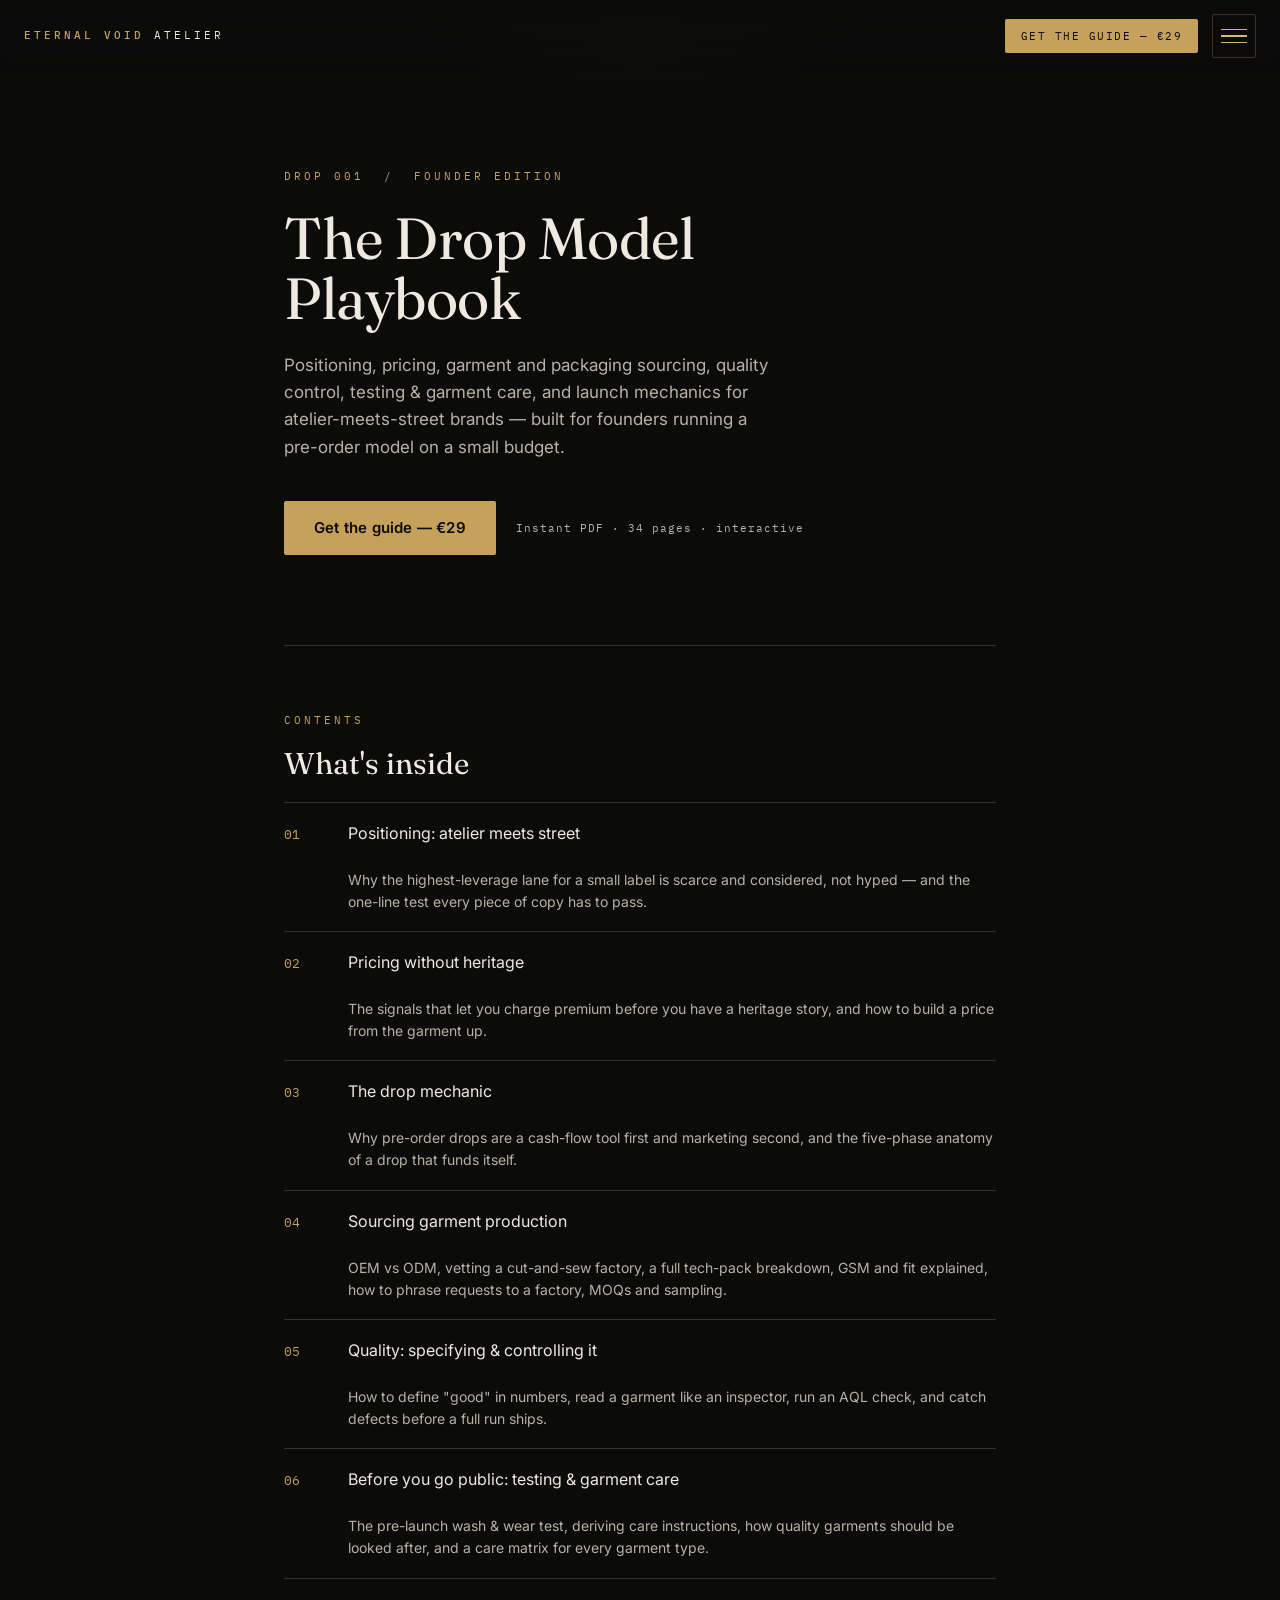
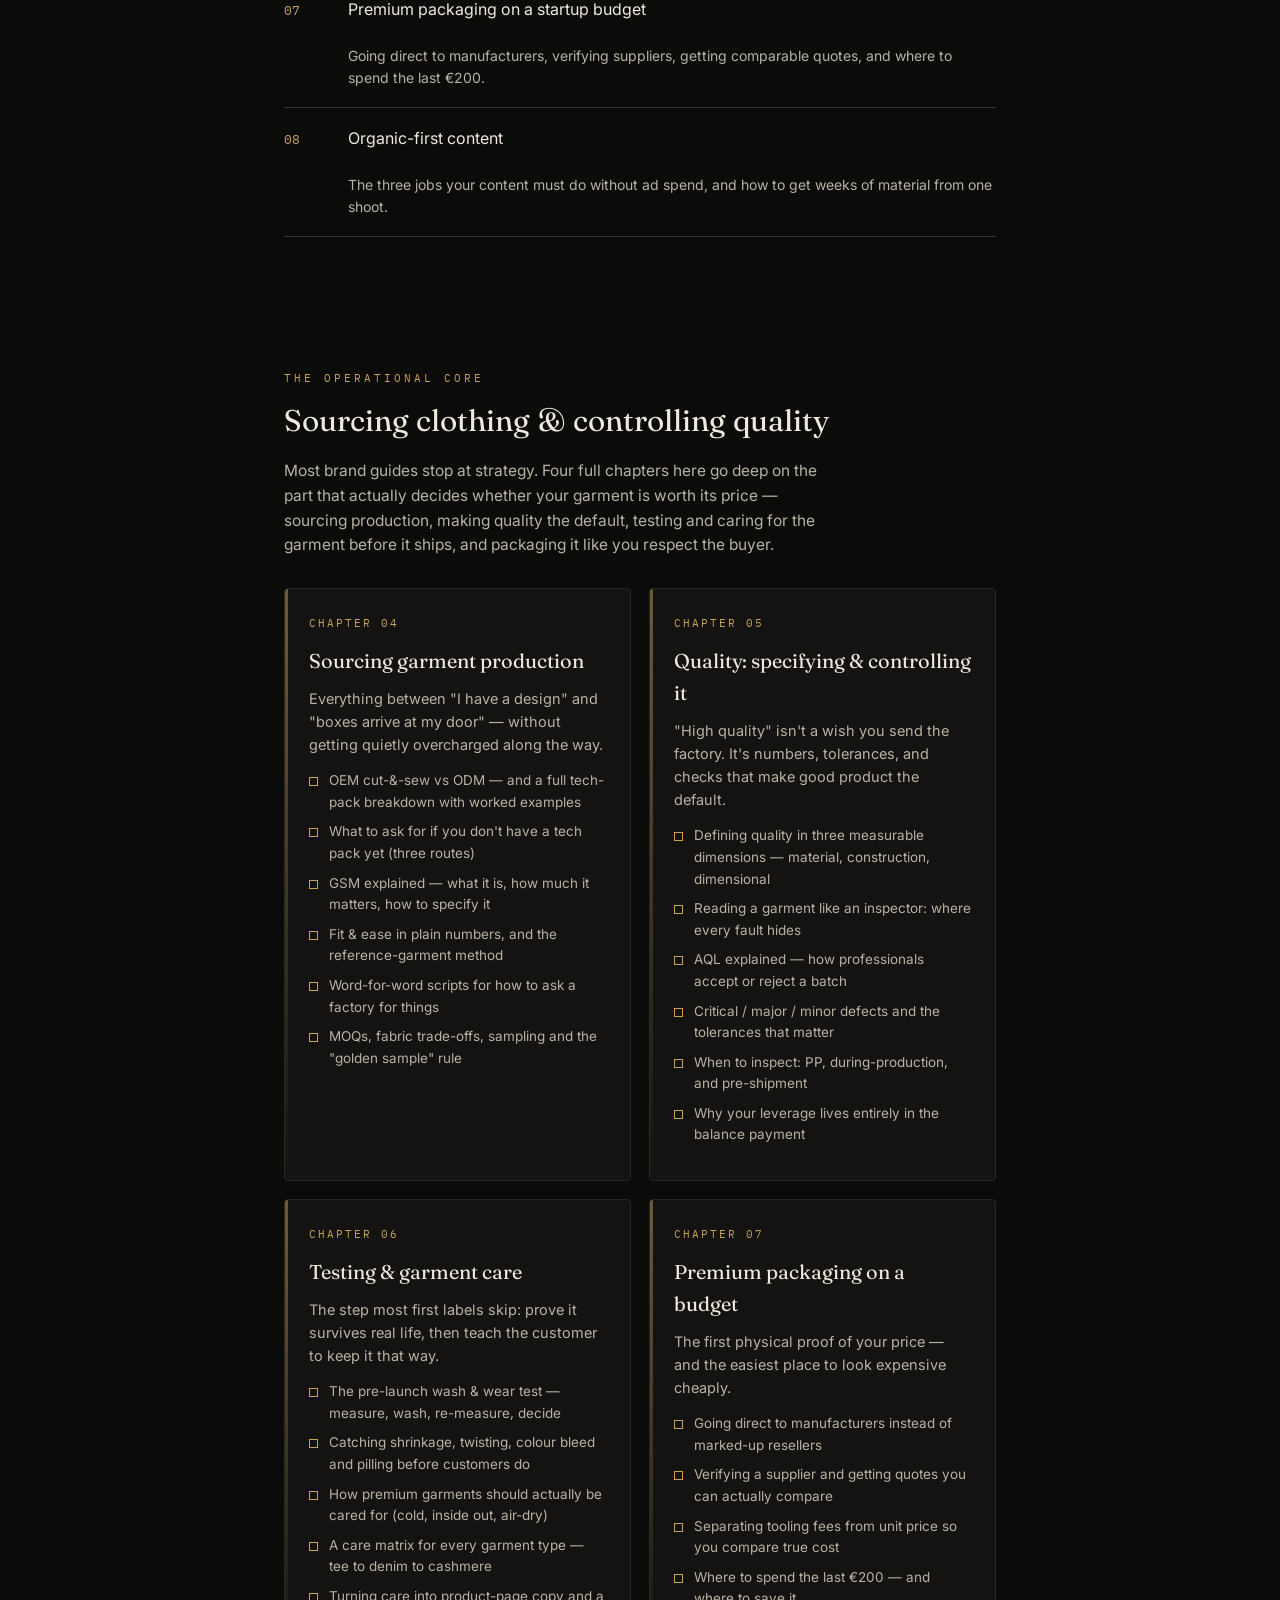
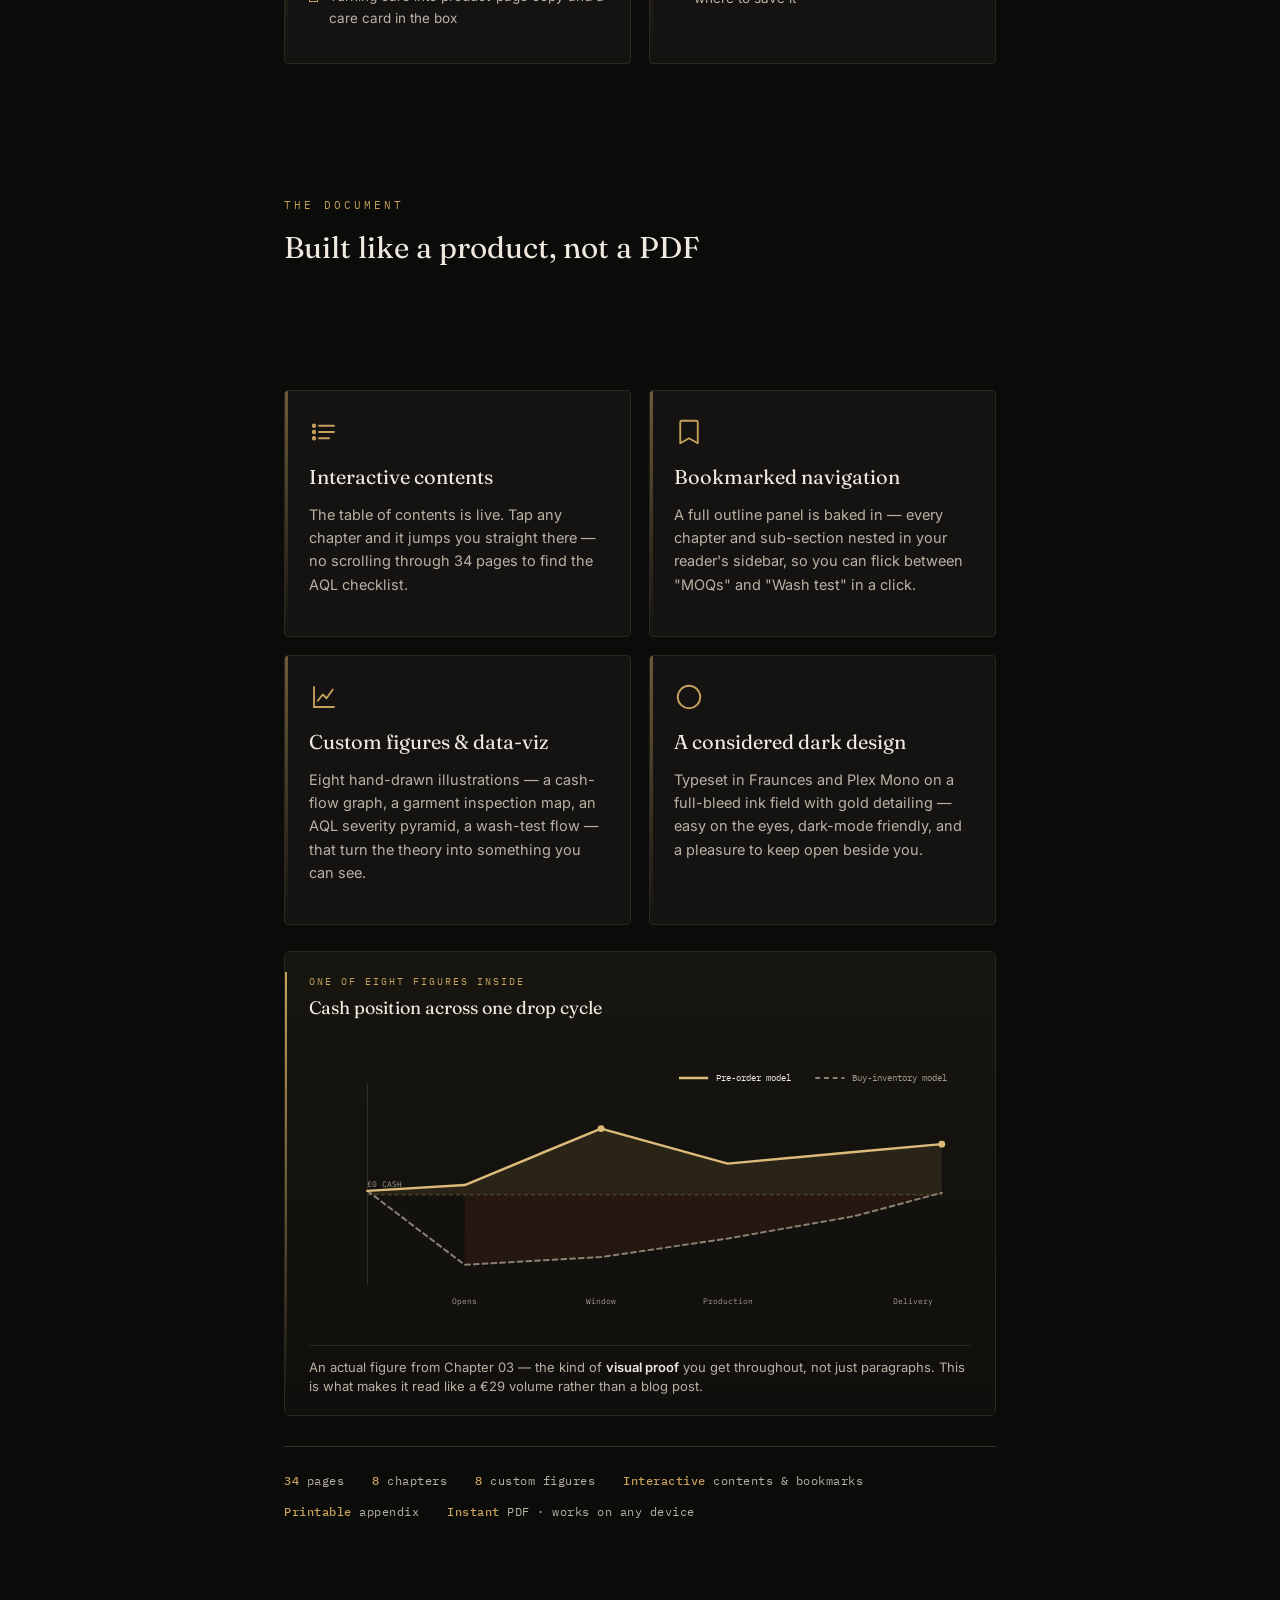
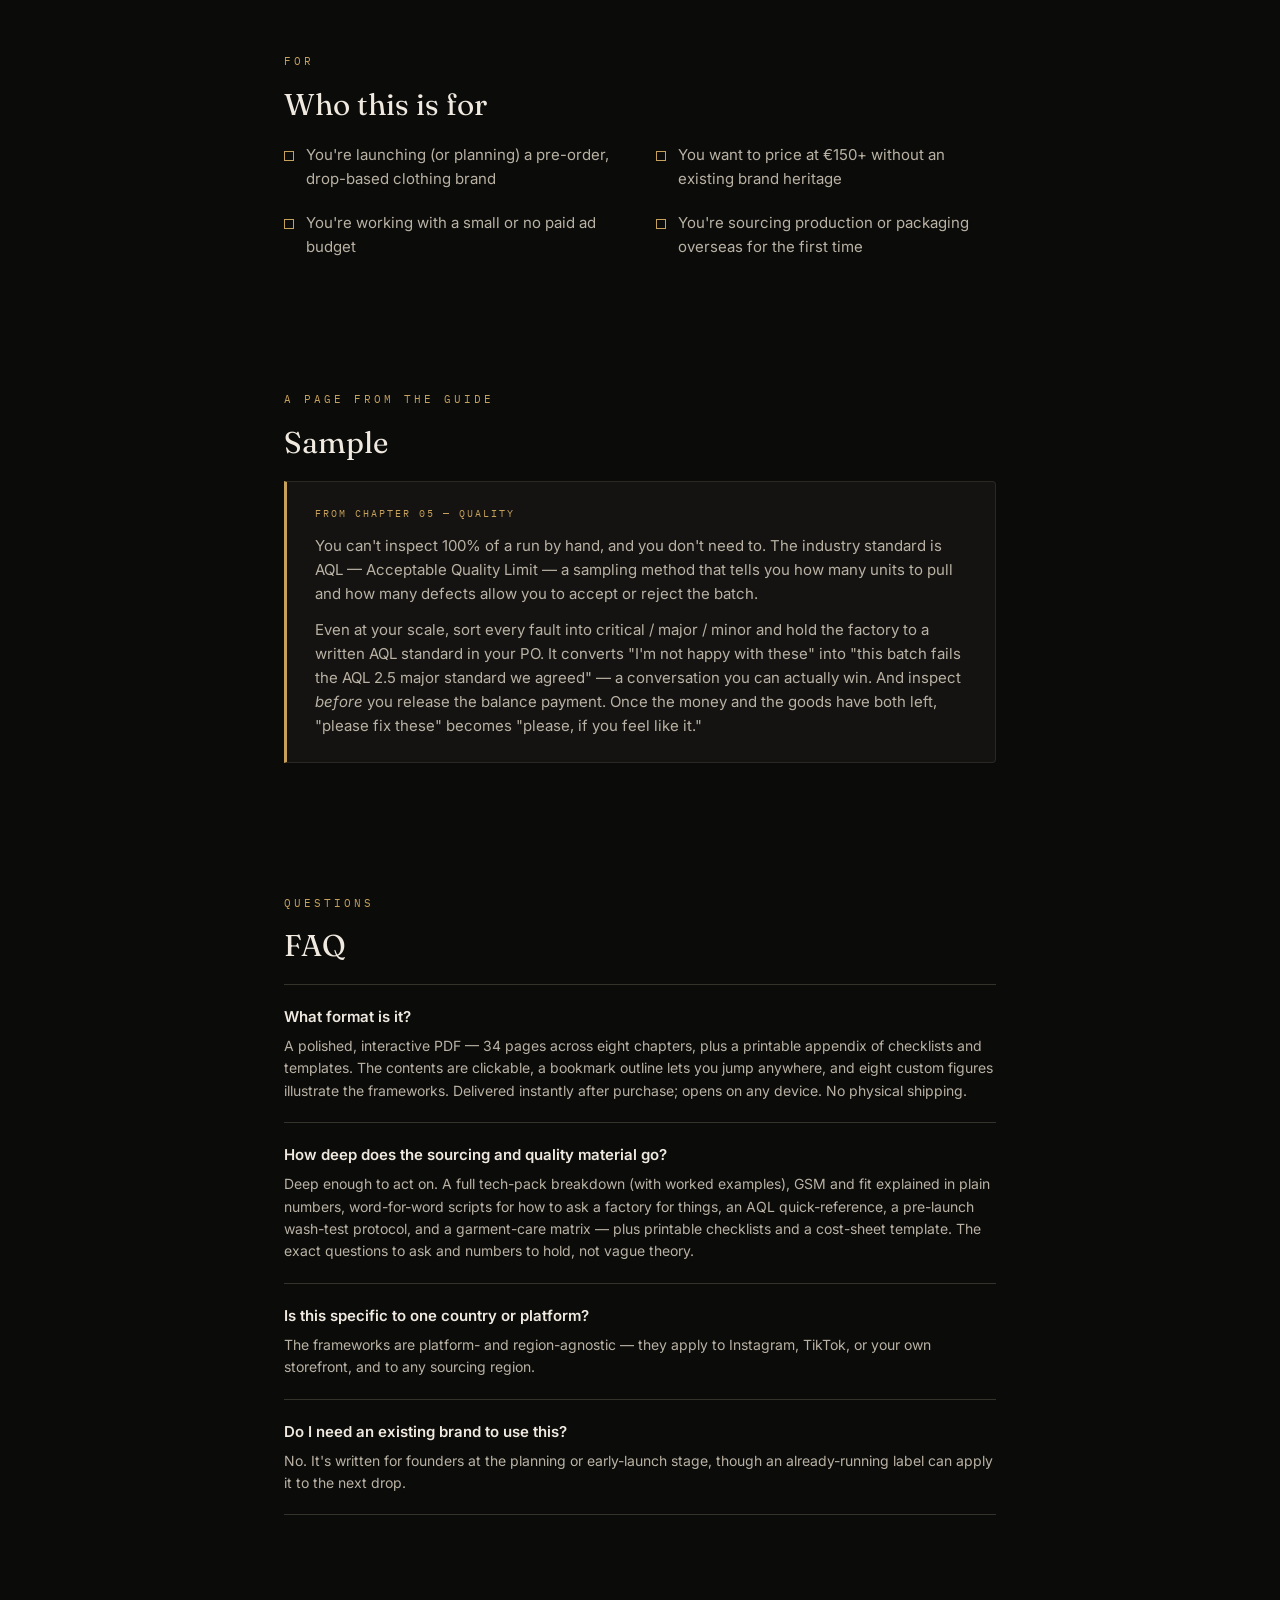
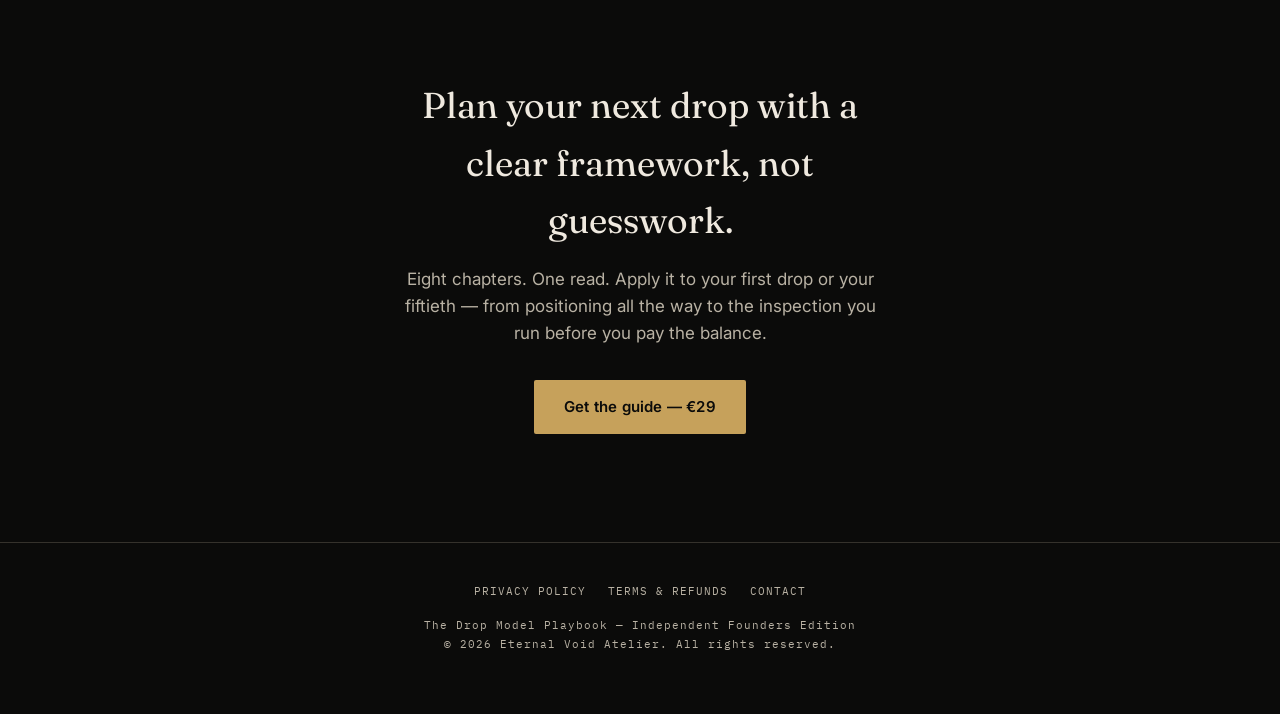
<file: index.html>
<!DOCTYPE html>
<html lang="en">
<head>
<meta charset="UTF-8">
<meta name="viewport" content="width=device-width, initial-scale=1.0, viewport-fit=cover">
<title>The Drop Model Playbook — Eternal Void Atelier</title>
<meta name="description" content="An eight-chapter, interactive PDF playbook — positioning, pricing, garment and packaging sourcing, quality control, testing & garment care, and launch mechanics for atelier-meets-street brands running a pre-order drop on a small budget.">
<meta name="theme-color" content="#0b0b0a">
<meta property="og:type" content="website">
<meta property="og:title" content="The Drop Model Playbook">
<meta property="og:description" content="An eight-chapter, interactive PDF playbook — positioning, pricing, garment and packaging sourcing, quality control, testing & garment care, and launch mechanics for atelier-meets-street brands on a pre-order drop model.">
<meta property="og:site_name" content="Eternal Void Atelier">
<meta name="twitter:card" content="summary_large_image">
<meta name="twitter:title" content="The Drop Model Playbook">
<meta name="twitter:description" content="An eight-chapter, interactive PDF playbook for founders launching a pre-order clothing brand — deep garment sourcing, quality control, testing and garment care, with clickable contents, bookmarks, and eight custom figures.">
<meta name="robots" content="index, follow">
<link rel="icon" href="/favicon.ico" sizes="any">
<link rel="icon" type="image/svg+xml" href="/favicon.svg">
<link rel="apple-touch-icon" href="/apple-touch-icon.png">
<link rel="manifest" href="/site.webmanifest">
<link rel="preconnect" href="https://fonts.googleapis.com">
<link rel="preconnect" href="https://fonts.gstatic.com" crossorigin>
<link href="https://fonts.googleapis.com/css2?family=Fraunces:opsz,wght@9..144,300;9..144,400;9..144,500;9..144,600&family=Inter:wght@400;500;600&family=IBM+Plex+Mono:wght@400;500&display=swap" rel="stylesheet">
<style>
  :root {
    --ink: #0b0b0a;
    --ink-2: #100f0d;
    --paper: #efe9df;
    --paper-dim: #b9b2a4;
    --gold: #c6a15b;
    --gold-soft: #d4b678;
    --gold-dim: #8a7145;
    --card: #141311;
    --card-line: #2a2822;
    --hair: #35322c;
    --ease-lux: cubic-bezier(0.22, 1, 0.36, 1);
  }
  * { box-sizing: border-box; margin: 0; padding: 0; }
  html { scroll-behavior: smooth; -webkit-text-size-adjust: 100%; }
  html.no-smooth { scroll-behavior: auto; }
  body {
    background: var(--ink);
    color: var(--paper);
    font-family: 'Inter', -apple-system, BlinkMacSystemFont, sans-serif;
    line-height: 1.6;
    -webkit-font-smoothing: antialiased;
    overflow-x: hidden;
  }
  body.menu-open { overflow: hidden; }

  a { color: inherit; }
  img { max-width: 100%; display: block; }

  .wrap { max-width: 760px; margin: 0 auto; padding: 0 24px; }

  .eyebrow {
    font-family: 'IBM Plex Mono', monospace;
    font-size: 11px;
    letter-spacing: 3px;
    text-transform: uppercase;
    color: var(--gold);
  }

  /* ---------------- Scroll progress bar ---------------- */
  .scroll-progress {
    position: fixed;
    top: 0; left: 0;
    height: 2px; width: 0%;
    background: linear-gradient(90deg, var(--gold-dim), var(--gold-soft));
    box-shadow: 0 0 12px rgba(198,161,91,0.6);
    z-index: 1600;
    transition: width 0.1s linear;
  }

  /* ---------------- Top bar ---------------- */
  .topbar {
    position: fixed;
    top: 0; left: 0; right: 0;
    z-index: 1300;
    display: flex;
    align-items: center;
    justify-content: space-between;
    padding: 14px max(24px, env(safe-area-inset-right, 0px)) 14px max(24px, env(safe-area-inset-left, 0px));
    background: linear-gradient(180deg, rgba(11,11,10,0.92), rgba(11,11,10,0.55) 70%, transparent);
    backdrop-filter: blur(8px);
    -webkit-backdrop-filter: blur(8px);
    transition: background 0.4s ease, padding 0.4s ease;
  }
  .topbar.scrolled {
    background: rgba(9,9,8,0.94);
    border-bottom: 1px solid var(--hair);
    padding-top: 11px; padding-bottom: 11px;
  }
  .brand {
    font-family: 'IBM Plex Mono', monospace;
    font-size: 11px;
    letter-spacing: 3px;
    text-transform: uppercase;
    color: var(--paper);
    text-decoration: none;
    white-space: nowrap;
  }
  .brand b { color: var(--gold); font-weight: 500; }
  .topbar-right { display: flex; align-items: center; gap: 14px; }
  .topbar-cta {
    display: inline-block;
    font-family: 'IBM Plex Mono', monospace;
    font-size: 10.5px;
    letter-spacing: 1.5px;
    text-transform: uppercase;
    color: var(--ink);
    background: var(--gold);
    padding: 9px 16px;
    border-radius: 2px;
    text-decoration: none;
    transition: background 0.3s ease, transform 0.3s var(--ease-lux);
  }
  .topbar-cta:hover { background: var(--gold-soft); transform: translateY(-1px); }

  /* ---------------- Hamburger toggle ---------------- */
  .menu-toggle {
    display: flex;
    flex-direction: column;
    justify-content: center;
    gap: 5px;
    width: 42px; height: 42px;
    padding: 10px 8px;
    background: transparent;
    border: 1px solid rgba(198,161,91,0.28);
    border-radius: 2px;
    cursor: pointer;
    -webkit-tap-highlight-color: transparent;
    transition: border-color 0.3s ease, background 0.3s ease;
  }
  .menu-toggle:hover, .menu-toggle:focus-visible {
    border-color: rgba(198,161,91,0.6);
    background: rgba(198,161,91,0.06);
    outline: none;
  }
  .menu-toggle-bar {
    display: block; width: 100%; height: 1.5px;
    background: var(--gold-soft);
    transition: transform 0.34s var(--ease-lux), opacity 0.25s ease;
  }
  .menu-toggle[aria-expanded="true"] .menu-toggle-bar:nth-child(1) { transform: translateY(6.5px) rotate(45deg); }
  .menu-toggle[aria-expanded="true"] .menu-toggle-bar:nth-child(2) { opacity: 0; }
  .menu-toggle[aria-expanded="true"] .menu-toggle-bar:nth-child(3) { transform: translateY(-6.5px) rotate(-45deg); }

  /* ---------------- Slide-in drawer ---------------- */
  .menu-backdrop {
    position: fixed; inset: 0; z-index: 1400;
    background: rgba(0,0,0,0.62);
    backdrop-filter: blur(4px); -webkit-backdrop-filter: blur(4px);
    opacity: 0; visibility: hidden;
    transition: opacity 0.4s ease, visibility 0.4s ease;
  }
  body.menu-open .menu-backdrop { opacity: 1; visibility: visible; }

  .drawer {
    position: fixed; top: 0; right: 0; bottom: 0;
    z-index: 1450;
    width: min(86vw, 360px);
    display: flex; flex-direction: column;
    padding: calc(84px + env(safe-area-inset-top, 0px)) calc(24px + env(safe-area-inset-right, 0px)) calc(28px + env(safe-area-inset-bottom, 0px)) 24px;
    background: linear-gradient(160deg, rgba(16,16,14,0.99), rgba(6,6,5,0.995));
    border-left: 1px solid rgba(198,161,91,0.28);
    box-shadow: -24px 0 70px rgba(0,0,0,0.65);
    transform: translateX(102%);
    visibility: hidden;
    overflow-y: auto;
    -webkit-overflow-scrolling: touch;
    transition: transform 0.5s var(--ease-lux), visibility 0.5s ease;
  }
  body.menu-open .drawer { transform: translateX(0); visibility: visible; }

  .drawer-label {
    font-family: 'IBM Plex Mono', monospace;
    font-size: 9.5px; letter-spacing: 3px; text-transform: uppercase;
    color: var(--gold); margin-bottom: 18px;
  }
  .drawer-links { list-style: none; display: flex; flex-direction: column; gap: 10px; }
  .drawer-links li { opacity: 0; transform: translateX(18px); }
  body.menu-open .drawer-links li { animation: drawerItemIn 0.5s var(--ease-lux) forwards; }
  body.menu-open .drawer-links li:nth-child(1) { animation-delay: 0.08s; }
  body.menu-open .drawer-links li:nth-child(2) { animation-delay: 0.13s; }
  body.menu-open .drawer-links li:nth-child(3) { animation-delay: 0.18s; }
  body.menu-open .drawer-links li:nth-child(4) { animation-delay: 0.23s; }
  body.menu-open .drawer-links li:nth-child(5) { animation-delay: 0.28s; }
  body.menu-open .drawer-links li:nth-child(6) { animation-delay: 0.33s; }
  body.menu-open .drawer-links li:nth-child(7) { animation-delay: 0.38s; }
  @keyframes drawerItemIn { to { opacity: 1; transform: translateX(0); } }

  /* Framed link with a travelling gold light around the border */
  .drawer-link {
    position: relative; isolation: isolate; overflow: hidden;
    display: flex; align-items: baseline; gap: 12px;
    padding: 14px 16px;
    border-radius: 3px;
    border: 1px solid rgba(198,161,91,0.2);
    background: linear-gradient(180deg, rgba(198,161,91,0.05), rgba(255,255,255,0.012));
    text-decoration: none; color: var(--paper);
    font-family: 'Fraunces', serif; font-size: 20px; font-weight: 400; letter-spacing: 0.2px;
    transition: color 0.3s ease, border-color 0.3s ease, background 0.3s ease, transform 0.3s var(--ease-lux);
  }
  .drawer-link .idx {
    font-family: 'IBM Plex Mono', monospace; font-size: 11px; color: var(--gold); letter-spacing: 1px;
    flex: 0 0 auto;
  }
  .drawer-link:hover, .drawer-link:focus-visible {
    color: var(--gold-soft);
    border-color: rgba(198,161,91,0.5);
    background: linear-gradient(180deg, rgba(198,161,91,0.13), rgba(198,161,91,0.03));
    transform: translateX(5px);
    outline: none;
  }
  /* Travelling gold light: a rotating conic sheen clipped to the border */
  .drawer-link::before {
    content: ""; position: absolute; inset: -1px; z-index: -1; border-radius: 3px;
    padding: 1px;
    background: conic-gradient(from var(--ang, 0deg), transparent 0deg, transparent 300deg, var(--gold-soft) 340deg, #fff5e0 350deg, var(--gold-soft) 360deg);
    -webkit-mask: linear-gradient(#000 0 0) content-box, linear-gradient(#000 0 0);
    -webkit-mask-composite: xor; mask-composite: exclude;
    opacity: 0; transition: opacity 0.35s ease;
    animation: drawerTravel 3.2s linear infinite;
  }
  .drawer-link:hover::before, .drawer-link:focus-visible::before { opacity: 1; }
  @property --ang { syntax: '<angle>'; initial-value: 0deg; inherits: false; }
  @keyframes drawerTravel { to { --ang: 360deg; } }

  .drawer-cta {
    margin-top: 22px;
    position: relative; overflow: hidden; isolation: isolate;
    display: block; text-align: center; text-decoration: none;
    background: var(--gold); color: var(--ink);
    font-family: 'Inter', sans-serif; font-weight: 600; font-size: 15px; letter-spacing: 0.3px;
    padding: 16px 20px; border-radius: 2px;
    transition: background 0.3s ease, transform 0.3s var(--ease-lux);
  }
  .drawer-cta:hover { transform: translateY(-2px); }
  .drawer-cta::after {
    content: ""; position: absolute; top: 0; left: -60%; width: 45%; height: 100%;
    background: linear-gradient(100deg, transparent, rgba(255,255,255,0.55), transparent);
    transform: skewX(-18deg);
    animation: ctaSheen 3.4s ease-in-out infinite;
  }
  @keyframes ctaSheen { 0% { left: -60%; } 55%,100% { left: 130%; } }
  .drawer-foot {
    margin-top: auto; padding-top: 26px;
    font-family: 'IBM Plex Mono', monospace; font-size: 10px; letter-spacing: 1px;
    color: var(--paper-dim);
  }

  /* ---------------- Hero ---------------- */
  header.hero {
    padding: 150px 0 78px;
    border-bottom: 1px solid var(--hair);
    position: relative;
    overflow: hidden;
  }
  header.hero::before {
    content: ""; position: absolute; top: -20%; left: 50%; transform: translateX(-50%);
    width: 120%; height: 80%;
    background: radial-gradient(60% 60% at 50% 0%, rgba(198,161,91,0.12), transparent 70%);
    pointer-events: none;
  }
  h1.hero-title {
    font-family: 'Fraunces', serif;
    font-weight: 400;
    font-size: clamp(38px, 8vw, 58px);
    line-height: 1.04;
    letter-spacing: -0.5px;
    margin: 22px 0 24px;
  }
  .hero-sub {
    font-size: clamp(15px, 3.6vw, 17px);
    color: var(--paper-dim);
    max-width: 500px;
    margin-bottom: 40px;
  }
  .buy-row { display: flex; align-items: center; gap: 20px; flex-wrap: wrap; }
  .price { font-family: 'Fraunces', serif; font-size: 28px; color: var(--gold); }
  .price span {
    font-family: 'IBM Plex Mono', monospace; font-size: 11px; color: var(--paper-dim);
    display: block; letter-spacing: 1px; margin-top: 2px;
  }

  /* Primary CTA with travelling sheen */
  .cta {
    position: relative; overflow: hidden; isolation: isolate;
    display: inline-block;
    background: var(--gold); color: var(--ink);
    font-family: 'Inter', sans-serif; font-weight: 600; font-size: 15px;
    padding: 15px 30px; border-radius: 2px;
    text-decoration: none; letter-spacing: 0.2px;
    transition: background 0.3s ease, transform 0.3s var(--ease-lux), box-shadow 0.3s ease;
  }
  .cta:hover { background: var(--gold-soft); transform: translateY(-2px); box-shadow: 0 14px 34px rgba(198,161,91,0.25); }
  .cta::after {
    content: ""; position: absolute; top: 0; left: -60%; width: 42%; height: 100%;
    background: linear-gradient(100deg, transparent, rgba(255,255,255,0.5), transparent);
    transform: skewX(-18deg); animation: ctaSheen 3.8s ease-in-out infinite;
  }

  /* ---------------- Sections ---------------- */
  section { padding: 66px 0; border-bottom: 1px solid var(--hair); scroll-margin-top: 72px; }
  section:last-of-type { border-bottom: none; }
  h2.section-title {
    font-family: 'Fraunces', serif; font-weight: 400;
    font-size: clamp(24px, 5.5vw, 30px); margin: 10px 0 14px;
  }
  .section-lede { color: var(--paper-dim); max-width: 560px; margin-bottom: 30px; font-size: 15.5px; }

  /* TOC */
  .toc { list-style: none; }
  .toc li {
    display: grid; grid-template-columns: 46px 1fr; gap: 18px;
    padding: 18px 0; border-top: 1px solid var(--hair); align-items: baseline;
  }
  .toc li:last-child { border-bottom: 1px solid var(--hair); }
  .toc .num { font-family: 'IBM Plex Mono', monospace; color: var(--gold); font-size: 13px; }
  .toc .name { font-size: 16px; }
  .toc .desc { color: var(--paper-dim); font-size: 14px; grid-column: 2; margin-top: 4px; }

  /* Feature cards (sourcing + quality highlight) */
  .cards { display: grid; grid-template-columns: 1fr 1fr; gap: 18px; }
  .card {
    background: var(--card); border: 1px solid var(--card-line);
    border-radius: 4px; padding: 26px 24px;
    position: relative; overflow: hidden;
    transition: border-color 0.4s ease, transform 0.4s var(--ease-lux);
  }
  .card:hover { border-color: rgba(198,161,91,0.4); transform: translateY(-3px); }
  .card::after {
    content: ""; position: absolute; left: 0; top: 0; height: 100%; width: 3px;
    background: linear-gradient(180deg, var(--gold), transparent);
    opacity: 0.5;
  }
  .card .cnum { font-family: 'IBM Plex Mono', monospace; font-size: 11px; color: var(--gold); letter-spacing: 2px; }
  .card h3 { font-family: 'Fraunces', serif; font-weight: 400; font-size: 20px; margin: 12px 0 10px; }
  .card p { color: var(--paper-dim); font-size: 14.5px; margin-bottom: 14px; }
  .card ul { list-style: none; }
  .card ul li {
    font-size: 13.5px; color: var(--paper-dim); padding-left: 20px; position: relative; margin-bottom: 8px;
  }
  .card ul li::before {
    content: ""; position: absolute; left: 0; top: 7px; width: 7px; height: 7px;
    border: 1px solid var(--gold); background: transparent;
  }

  /* Feature card with icon (the-document section) */
  .feature-ico { width: 30px; height: 30px; color: var(--gold); display: block; margin-bottom: 14px; }
  .feature-ico svg { width: 100%; height: 100%; display: block; }
  .card.feature h3 { margin-top: 0; }

  /* Spec strip */
  .spec-strip {
    display: flex; flex-wrap: wrap; gap: 12px 28px;
    margin-top: 30px; padding-top: 24px; border-top: 1px solid var(--hair);
  }
  .spec-strip .spec {
    font-family: 'IBM Plex Mono', monospace; font-size: 12px; letter-spacing: 0.5px; color: var(--paper-dim);
  }
  .spec-strip .spec b { color: var(--gold); font-weight: 500; }

  /* Figure preview (teaser of an in-PDF figure) */
  .fig-preview {
    margin-top: 26px; position: relative; overflow: hidden;
    background: linear-gradient(180deg, #17150f, #100f0d);
    border: 1px solid var(--card-line); border-radius: 6px; padding: 22px 24px 18px;
  }
  .fig-preview::before {
    content: ""; position: absolute; left: 0; top: 20px; bottom: 20px; width: 2px;
    background: linear-gradient(180deg, var(--gold), transparent);
  }
  .fig-preview .fp-kicker {
    font-family: 'IBM Plex Mono', monospace; font-size: 10px; letter-spacing: 2px;
    text-transform: uppercase; color: var(--gold); margin-bottom: 4px;
  }
  .fig-preview .fp-title { font-family: 'Fraunces', serif; font-size: 18px; color: var(--paper); margin-bottom: 16px; }
  .fig-preview svg { width: 100%; height: auto; display: block; overflow: visible; }
  .fig-preview .fp-cap {
    margin-top: 14px; padding-top: 12px; border-top: 1px solid var(--card-line);
    font-size: 13px; line-height: 1.5; color: var(--paper-dim);
  }
  .fig-preview .fp-cap b { color: var(--paper); font-weight: 600; }

  /* For grid */
  .for-grid { display: grid; grid-template-columns: 1fr 1fr; gap: 20px 32px; }
  .for-item { font-size: 15px; padding-left: 22px; position: relative; color: var(--paper-dim); }
  .for-item::before {
    content: ""; position: absolute; left: 0; top: 8px; width: 8px; height: 8px; border: 1px solid var(--gold);
  }

  /* Sample */
  .sample {
    background: var(--card); border: 1px solid var(--card-line); border-left: 3px solid var(--gold);
    padding: 24px 28px; font-size: 15px; border-radius: 0 4px 4px 0;
  }
  .sample .label {
    font-family: 'IBM Plex Mono', monospace; font-size: 10px; letter-spacing: 2px; text-transform: uppercase;
    color: var(--gold); display: block; margin-bottom: 12px;
  }
  .sample p { color: var(--paper-dim); }
  .sample p + p { margin-top: 12px; }

  /* FAQ */
  .faq-item { padding: 20px 0; border-top: 1px solid var(--hair); }
  .faq-item:last-child { border-bottom: 1px solid var(--hair); }
  .faq-q { font-weight: 600; font-size: 15px; margin-bottom: 6px; }
  .faq-a { font-size: 14px; color: var(--paper-dim); }

  /* Final */
  .final { text-align: center; padding: 96px 0 108px; border-bottom: none; }
  .final h2 {
    font-family: 'Fraunces', serif; font-weight: 400; font-size: clamp(26px, 6vw, 36px);
    margin: 0 auto 16px; max-width: 480px;
  }
  .final .hero-sub { margin: 0 auto 32px; text-align: center; }
  .final .buy-row { justify-content: center; }

  footer {
    text-align: center; padding: 40px 0 calc(60px + env(safe-area-inset-bottom, 0px));
    border-top: 1px solid var(--hair);
    font-family: 'IBM Plex Mono', monospace; font-size: 11px; letter-spacing: 1px; color: var(--paper-dim);
  }
  footer .foot-links {
    display: flex; flex-wrap: wrap; justify-content: center; gap: 8px 22px; margin-bottom: 16px;
  }
  footer .foot-links a {
    color: var(--paper-dim); text-decoration: none; letter-spacing: 1px; text-transform: uppercase;
    transition: color 0.25s ease;
  }
  footer .foot-links a:hover { color: var(--gold-soft); }
  footer .foot-tag { color: var(--paper-dim); line-height: 1.7; }

  /* ---------------- Cinematic scroll reveal ---------------- */
  .reveal { opacity: 0; transform: translateY(34px); transition: opacity 0.9s var(--ease-lux), transform 0.9s var(--ease-lux); will-change: opacity, transform; }
  .reveal.in { opacity: 1; transform: translateY(0); }
  .reveal.d1 { transition-delay: 0.08s; }
  .reveal.d2 { transition-delay: 0.16s; }
  .reveal.d3 { transition-delay: 0.24s; }

  /* Respect explicit reduced-motion class only (effects show by default on all platforms) */
  html.reduce-motion .reveal { opacity: 1 !important; transform: none !important; transition: none !important; }
  html.reduce-motion .cta::after, html.reduce-motion .drawer-cta::after, html.reduce-motion .drawer-link::before { animation: none !important; }

  /* ---------------- Responsive ---------------- */
  @media (max-width: 720px) {
    .topbar-cta { display: none; }
  }
  @media (max-width: 600px) {
    header.hero { padding: 128px 0 56px; }
    .cards, .for-grid { grid-template-columns: 1fr; }
    section { padding: 52px 0; }
    .sample { padding: 20px 20px; }
  }
  @media (min-width: 721px) {
    /* On desktop keep the hamburger — it's the primary nav — but widen tap comfort */
    .menu-toggle { width: 44px; height: 44px; }
  }
  /* Larger screens: give content a touch more air */
  @media (min-width: 1000px) {
    header.hero { padding: 168px 0 90px; }
  }
</style>
</head>
<body>

<div class="scroll-progress" id="scrollProgress" aria-hidden="true"></div>

<!-- ===== Top bar ===== -->
<div class="topbar" id="topbar">
  <a class="brand" href="/"><b>Eternal Void</b> Atelier</a>
  <div class="topbar-right">
    <a class="topbar-cta" href="https://eternalvoidco.gumroad.com/l/afydhp?wanted=true" target="_blank" rel="noopener">Get the guide — €29</a>
    <button class="menu-toggle" id="menuToggle" aria-label="Open menu" aria-expanded="false" aria-controls="drawer">
      <span class="menu-toggle-bar"></span>
      <span class="menu-toggle-bar"></span>
      <span class="menu-toggle-bar"></span>
    </button>
  </div>
</div>

<!-- ===== Drawer ===== -->
<div class="menu-backdrop" id="menuBackdrop" tabindex="-1"></div>
<nav class="drawer" id="drawer" aria-label="Playbook navigation" aria-hidden="true">
  <div class="drawer-label">The Drop Model Playbook</div>
  <ul class="drawer-links">
    <li><a class="drawer-link" href="#contents"><span class="idx">01</span>What's inside</a></li>
    <li><a class="drawer-link" href="#sourcing"><span class="idx">02</span>Sourcing &amp; quality</a></li>
    <li><a class="drawer-link" href="#craft"><span class="idx">03</span>The document</a></li>
    <li><a class="drawer-link" href="#who"><span class="idx">04</span>Who it's for</a></li>
    <li><a class="drawer-link" href="#sample"><span class="idx">05</span>A page from the guide</a></li>
    <li><a class="drawer-link" href="#faq"><span class="idx">06</span>FAQ</a></li>
    <li><a class="drawer-link" href="#buy"><span class="idx">07</span>Get the guide</a></li>
  </ul>
  <a class="drawer-cta" href="https://eternalvoidco.gumroad.com/l/afydhp?wanted=true" target="_blank" rel="noopener">Get the guide — €29</a>
  <div class="drawer-foot">Instant PDF · 34 pages · interactive · Founder Edition</div>
</nav>

<!-- ===== Hero ===== -->
<div class="wrap" id="top">
  <header class="hero">
    <div class="eyebrow reveal">Drop 001 &nbsp;/&nbsp; Founder Edition</div>
    <h1 class="hero-title reveal d1">The Drop Model<br>Playbook</h1>
    <p class="hero-sub reveal d2">Positioning, pricing, garment and packaging sourcing, quality control, testing &amp; garment care, and launch mechanics for atelier-meets-street brands — built for founders running a pre-order model on a small budget.</p>
    <div class="buy-row reveal d3">
      <a href="https://eternalvoidco.gumroad.com/l/afydhp?wanted=true" target="_blank" rel="noopener" class="cta">Get the guide — €29</a>
      <div class="price"><span>Instant PDF · 34 pages · interactive</span></div>
    </div>
  </header>
</div>

<!-- ===== Contents ===== -->
<div class="wrap">
  <section id="contents">
    <div class="eyebrow reveal">Contents</div>
    <h2 class="section-title reveal">What's inside</h2>
    <ul class="toc">
      <li class="reveal"><span class="num">01</span><span class="name">Positioning: atelier meets street</span>
        <span class="desc">Why the highest-leverage lane for a small label is scarce and considered, not hyped — and the one-line test every piece of copy has to pass.</span></li>
      <li class="reveal"><span class="num">02</span><span class="name">Pricing without heritage</span>
        <span class="desc">The signals that let you charge premium before you have a heritage story, and how to build a price from the garment up.</span></li>
      <li class="reveal"><span class="num">03</span><span class="name">The drop mechanic</span>
        <span class="desc">Why pre-order drops are a cash-flow tool first and marketing second, and the five-phase anatomy of a drop that funds itself.</span></li>
      <li class="reveal"><span class="num">04</span><span class="name">Sourcing garment production</span>
        <span class="desc">OEM vs ODM, vetting a cut-and-sew factory, a full tech-pack breakdown, GSM and fit explained, how to phrase requests to a factory, MOQs and sampling.</span></li>
      <li class="reveal"><span class="num">05</span><span class="name">Quality: specifying &amp; controlling it</span>
        <span class="desc">How to define "good" in numbers, read a garment like an inspector, run an AQL check, and catch defects before a full run ships.</span></li>
      <li class="reveal"><span class="num">06</span><span class="name">Before you go public: testing &amp; garment care</span>
        <span class="desc">The pre-launch wash &amp; wear test, deriving care instructions, how quality garments should be looked after, and a care matrix for every garment type.</span></li>
      <li class="reveal"><span class="num">07</span><span class="name">Premium packaging on a startup budget</span>
        <span class="desc">Going direct to manufacturers, verifying suppliers, getting comparable quotes, and where to spend the last €200.</span></li>
      <li class="reveal"><span class="num">08</span><span class="name">Organic-first content</span>
        <span class="desc">The three jobs your content must do without ad spend, and how to get weeks of material from one shoot.</span></li>
    </ul>
  </section>
</div>

<!-- ===== Sourcing & Quality highlight ===== -->
<div class="wrap">
  <section id="sourcing">
    <div class="eyebrow reveal">The operational core</div>
    <h2 class="section-title reveal">Sourcing clothing &amp; controlling quality</h2>
    <p class="section-lede reveal">Most brand guides stop at strategy. Four full chapters here go deep on the part that actually decides whether your garment is worth its price — sourcing production, making quality the default, testing and caring for the garment before it ships, and packaging it like you respect the buyer.</p>
    <div class="cards">
      <div class="card reveal d1">
        <div class="cnum">CHAPTER 04</div>
        <h3>Sourcing garment production</h3>
        <p>Everything between "I have a design" and "boxes arrive at my door" — without getting quietly overcharged along the way.</p>
        <ul>
          <li>OEM cut-&amp;-sew vs ODM — and a full tech-pack breakdown with worked examples</li>
          <li>What to ask for if you don't have a tech pack yet (three routes)</li>
          <li>GSM explained — what it is, how much it matters, how to specify it</li>
          <li>Fit &amp; ease in plain numbers, and the reference-garment method</li>
          <li>Word-for-word scripts for how to ask a factory for things</li>
          <li>MOQs, fabric trade-offs, sampling and the "golden sample" rule</li>
        </ul>
      </div>
      <div class="card reveal d2">
        <div class="cnum">CHAPTER 05</div>
        <h3>Quality: specifying &amp; controlling it</h3>
        <p>"High quality" isn't a wish you send the factory. It's numbers, tolerances, and checks that make good product the default.</p>
        <ul>
          <li>Defining quality in three measurable dimensions — material, construction, dimensional</li>
          <li>Reading a garment like an inspector: where every fault hides</li>
          <li>AQL explained — how professionals accept or reject a batch</li>
          <li>Critical / major / minor defects and the tolerances that matter</li>
          <li>When to inspect: PP, during-production, and pre-shipment</li>
          <li>Why your leverage lives entirely in the balance payment</li>
        </ul>
      </div>
      <div class="card reveal d1">
        <div class="cnum">CHAPTER 06</div>
        <h3>Testing &amp; garment care</h3>
        <p>The step most first labels skip: prove it survives real life, then teach the customer to keep it that way.</p>
        <ul>
          <li>The pre-launch wash &amp; wear test — measure, wash, re-measure, decide</li>
          <li>Catching shrinkage, twisting, colour bleed and pilling before customers do</li>
          <li>How premium garments should actually be cared for (cold, inside out, air-dry)</li>
          <li>A care matrix for every garment type — tee to denim to cashmere</li>
          <li>Turning care into product-page copy and a care card in the box</li>
        </ul>
      </div>
      <div class="card reveal d2">
        <div class="cnum">CHAPTER 07</div>
        <h3>Premium packaging on a budget</h3>
        <p>The first physical proof of your price — and the easiest place to look expensive cheaply.</p>
        <ul>
          <li>Going direct to manufacturers instead of marked-up resellers</li>
          <li>Verifying a supplier and getting quotes you can actually compare</li>
          <li>Separating tooling fees from unit price so you compare true cost</li>
          <li>Where to spend the last €200 — and where to save it</li>
        </ul>
      </div>
    </div>
  </section>
</div>

<!-- ===== The document (craft + interactivity) ===== -->
<div class="wrap">
  <section id="craft">
    <div class="eyebrow reveal">The document</div>
    <h2 class="section-title reveal">Built like a product, not a PDF</h2>
    <p class="section-lede reveal">Most guides are a wall of text exported straight from a doc editor. This one is designed and engineered — a dark, typeset volume you can navigate like an app, with custom illustrations that make the frameworks click.</p>
    <div class="cards">
      <div class="card feature reveal d1">
        <span class="feature-ico"><svg viewBox="0 0 24 24" fill="none" stroke="currentColor" stroke-width="1.5" stroke-linecap="round" stroke-linejoin="round"><line x1="8" y1="7" x2="20" y2="7"/><line x1="8" y1="12" x2="20" y2="12"/><line x1="8" y1="17" x2="16" y2="17"/><circle cx="4" cy="7" r="1"/><circle cx="4" cy="12" r="1"/><circle cx="4" cy="17" r="1"/></svg></span>
        <h3>Interactive contents</h3>
        <p>The table of contents is live. Tap any chapter and it jumps you straight there — no scrolling through 34 pages to find the AQL checklist.</p>
      </div>
      <div class="card feature reveal d2">
        <span class="feature-ico"><svg viewBox="0 0 24 24" fill="none" stroke="currentColor" stroke-width="1.5" stroke-linecap="round" stroke-linejoin="round"><path d="M6 3h12a1 1 0 0 1 1 1v17l-7-4-7 4V4a1 1 0 0 1 1-1z"/></svg></span>
        <h3>Bookmarked navigation</h3>
        <p>A full outline panel is baked in — every chapter and sub-section nested in your reader's sidebar, so you can flick between "MOQs" and "Wash test" in a click.</p>
      </div>
      <div class="card feature reveal d1">
        <span class="feature-ico"><svg viewBox="0 0 24 24" fill="none" stroke="currentColor" stroke-width="1.5" stroke-linecap="round" stroke-linejoin="round"><path d="M4 20V4"/><path d="M4 20h16"/><path d="M7 15l4-5 3 3 5-7"/></svg></span>
        <h3>Custom figures &amp; data-viz</h3>
        <p>Eight hand-drawn illustrations — a cash-flow graph, a garment inspection map, an AQL severity pyramid, a wash-test flow — that turn the theory into something you can see.</p>
      </div>
      <div class="card feature reveal d2">
        <span class="feature-ico"><svg viewBox="0 0 24 24" fill="none" stroke="currentColor" stroke-width="1.5" stroke-linecap="round" stroke-linejoin="round"><circle cx="12" cy="12" r="9"/><path d="M12 3a9 9 0 0 0 0 18 6 6 0 0 1 0-18z" fill="currentColor" stroke="none"/></svg></span>
        <h3>A considered dark design</h3>
        <p>Typeset in Fraunces and Plex Mono on a full-bleed ink field with gold detailing — easy on the eyes, dark-mode friendly, and a pleasure to keep open beside you.</p>
      </div>
    </div>

    <div class="fig-preview reveal d1">
      <div class="fp-kicker">One of eight figures inside</div>
      <div class="fp-title">Cash position across one drop cycle</div>
      <svg viewBox="0 0 680 300" role="img" aria-label="Sample figure: line graph comparing a pre-order model against a buy-inventory model">
        <path d="M60,156 L160,150 L300,92 L430,128 L560,116 L650,108 L650,160 L60,160 Z" fill="#c6a15b" fill-opacity="0.12"/>
        <path d="M160,232 L300,224 L430,205 L560,182 L650,158 L650,160 L160,160 Z" fill="#a5442f" fill-opacity="0.12"/>
        <line x1="60" y1="160" x2="650" y2="160" stroke="#5a5140" stroke-width="1" stroke-dasharray="4 3"/>
        <text x="60" y="152" font-family="'IBM Plex Mono', monospace" font-size="8.5" fill="#a49d8e">€0 CASH</text>
        <line x1="60" y1="46" x2="60" y2="252" stroke="#35322c" stroke-width="1"/>
        <polyline points="60,156 160,232 300,224 430,205 560,182 650,158" fill="none" stroke="#8a8172" stroke-width="2" stroke-dasharray="5 4" stroke-linecap="round" stroke-linejoin="round"/>
        <polyline points="60,156 160,150 300,92 430,128 560,116 650,108" fill="none" stroke="#dcbb7a" stroke-width="2.5" stroke-linecap="round" stroke-linejoin="round"/>
        <g fill="#dcbb7a"><circle cx="300" cy="92" r="3.5"/><circle cx="650" cy="108" r="3.5"/></g>
        <g font-family="'IBM Plex Mono', monospace" font-size="8.5" fill="#a49d8e" text-anchor="middle">
          <text x="160" y="272">Opens</text><text x="300" y="272">Window</text><text x="430" y="272">Production</text><text x="620" y="272">Delivery</text>
        </g>
        <g font-family="'IBM Plex Mono', monospace" font-size="9">
          <line x1="380" y1="40" x2="410" y2="40" stroke="#dcbb7a" stroke-width="2.5"/><text x="418" y="43" fill="#efe9df">Pre-order model</text>
          <line x1="520" y1="40" x2="550" y2="40" stroke="#8a8172" stroke-width="2" stroke-dasharray="5 4"/><text x="558" y="43" fill="#a49d8e">Buy-inventory model</text>
        </g>
      </svg>
      <div class="fp-cap">An actual figure from Chapter 03 — the kind of <b>visual proof</b> you get throughout, not just paragraphs. This is what makes it read like a €29 volume rather than a blog post.</div>
    </div>

    <div class="spec-strip reveal">
      <span class="spec"><b>34</b> pages</span>
      <span class="spec"><b>8</b> chapters</span>
      <span class="spec"><b>8</b> custom figures</span>
      <span class="spec"><b>Interactive</b> contents &amp; bookmarks</span>
      <span class="spec"><b>Printable</b> appendix</span>
      <span class="spec"><b>Instant</b> PDF · works on any device</span>
    </div>
  </section>
</div>

<!-- ===== Who it's for ===== -->
<div class="wrap">
  <section id="who">
    <div class="eyebrow reveal">For</div>
    <h2 class="section-title reveal">Who this is for</h2>
    <div class="for-grid">
      <div class="for-item reveal">You're launching (or planning) a pre-order, drop-based clothing brand</div>
      <div class="for-item reveal d1">You want to price at €150+ without an existing brand heritage</div>
      <div class="for-item reveal">You're working with a small or no paid ad budget</div>
      <div class="for-item reveal d1">You're sourcing production or packaging overseas for the first time</div>
    </div>
  </section>
</div>

<!-- ===== Sample ===== -->
<div class="wrap">
  <section id="sample">
    <div class="eyebrow reveal">A page from the guide</div>
    <h2 class="section-title reveal">Sample</h2>
    <div class="sample reveal d1">
      <span class="label">From Chapter 05 — Quality</span>
      <p>You can't inspect 100% of a run by hand, and you don't need to. The industry standard is AQL — Acceptable Quality Limit — a sampling method that tells you how many units to pull and how many defects allow you to accept or reject the batch.</p>
      <p>Even at your scale, sort every fault into critical / major / minor and hold the factory to a written AQL standard in your PO. It converts "I'm not happy with these" into "this batch fails the AQL 2.5 major standard we agreed" — a conversation you can actually win. And inspect <em>before</em> you release the balance payment. Once the money and the goods have both left, "please fix these" becomes "please, if you feel like it."</p>
    </div>
  </section>
</div>

<!-- ===== FAQ ===== -->
<div class="wrap">
  <section id="faq">
    <div class="eyebrow reveal">Questions</div>
    <h2 class="section-title reveal">FAQ</h2>
    <div class="reveal d1">
      <div class="faq-item">
        <div class="faq-q">What format is it?</div>
        <div class="faq-a">A polished, interactive PDF — 34 pages across eight chapters, plus a printable appendix of checklists and templates. The contents are clickable, a bookmark outline lets you jump anywhere, and eight custom figures illustrate the frameworks. Delivered instantly after purchase; opens on any device. No physical shipping.</div>
      </div>
      <div class="faq-item">
        <div class="faq-q">How deep does the sourcing and quality material go?</div>
        <div class="faq-a">Deep enough to act on. A full tech-pack breakdown (with worked examples), GSM and fit explained in plain numbers, word-for-word scripts for how to ask a factory for things, an AQL quick-reference, a pre-launch wash-test protocol, and a garment-care matrix — plus printable checklists and a cost-sheet template. The exact questions to ask and numbers to hold, not vague theory.</div>
      </div>
      <div class="faq-item">
        <div class="faq-q">Is this specific to one country or platform?</div>
        <div class="faq-a">The frameworks are platform- and region-agnostic — they apply to Instagram, TikTok, or your own storefront, and to any sourcing region.</div>
      </div>
      <div class="faq-item">
        <div class="faq-q">Do I need an existing brand to use this?</div>
        <div class="faq-a">No. It's written for founders at the planning or early-launch stage, though an already-running label can apply it to the next drop.</div>
      </div>
    </div>
  </section>
</div>

<!-- ===== Buy ===== -->
<div class="wrap">
  <section id="buy" class="final">
    <h2 class="reveal">Plan your next drop with a clear framework, not guesswork.</h2>
    <p class="hero-sub reveal d1">Eight chapters. One read. Apply it to your first drop or your fiftieth — from positioning all the way to the inspection you run before you pay the balance.</p>
    <div class="buy-row reveal d2">
      <a href="https://eternalvoidco.gumroad.com/l/afydhp?wanted=true" target="_blank" rel="noopener" class="cta">Get the guide — €29</a>
    </div>
  </section>
</div>

<footer>
  <div class="foot-links">
    <a href="/privacy.html">Privacy Policy</a>
    <a href="/terms.html">Terms &amp; Refunds</a>
    <a href="mailto:eternalvoid.co@gmail.com">Contact</a>
  </div>
  <div class="foot-tag">The Drop Model Playbook — Independent Founders Edition<br>© 2026 Eternal Void Atelier. All rights reserved.</div>
</footer>

<script>
(function () {
  var body = document.body;
  var toggle = document.getElementById('menuToggle');
  var drawer = document.getElementById('drawer');
  var backdrop = document.getElementById('menuBackdrop');
  var topbar = document.getElementById('topbar');
  var progress = document.getElementById('scrollProgress');

  /* ---- Drawer open/close ---- */
  function openMenu() {
    body.classList.add('menu-open');
    toggle.setAttribute('aria-expanded', 'true');
    toggle.setAttribute('aria-label', 'Close menu');
    drawer.setAttribute('aria-hidden', 'false');
  }
  function closeMenu() {
    body.classList.remove('menu-open');
    toggle.setAttribute('aria-expanded', 'false');
    toggle.setAttribute('aria-label', 'Open menu');
    drawer.setAttribute('aria-hidden', 'true');
  }
  function toggleMenu() {
    if (body.classList.contains('menu-open')) { closeMenu(); } else { openMenu(); }
  }
  toggle.addEventListener('click', toggleMenu);
  backdrop.addEventListener('click', closeMenu);
  drawer.addEventListener('click', function (e) {
    var link = e.target.closest('a');
    if (link) { closeMenu(); }
  });
  document.addEventListener('keydown', function (e) {
    if (e.key === 'Escape' && body.classList.contains('menu-open')) { closeMenu(); }
  });

  /* ---- Top bar shadow + scroll progress ---- */
  var ticking = false;
  function onScroll() {
    if (ticking) return;
    ticking = true;
    requestAnimationFrame(function () {
      var y = window.pageYOffset || document.documentElement.scrollTop;
      if (y > 20) { topbar.classList.add('scrolled'); } else { topbar.classList.remove('scrolled'); }
      var h = document.documentElement.scrollHeight - window.innerHeight;
      var pct = h > 0 ? (y / h) * 100 : 0;
      progress.style.width = pct + '%';
      ticking = false;
    });
  }
  window.addEventListener('scroll', onScroll, { passive: true });
  onScroll();

  /* ---- Cinematic scroll reveal (works on every platform) ---- */
  var reveals = [].slice.call(document.querySelectorAll('.reveal'));
  if ('IntersectionObserver' in window) {
    var io = new IntersectionObserver(function (entries) {
      entries.forEach(function (entry) {
        if (entry.isIntersecting) {
          entry.target.classList.add('in');
          io.unobserve(entry.target);
        }
      });
    }, { threshold: 0.12, rootMargin: '0px 0px -8% 0px' });
    reveals.forEach(function (el) { io.observe(el); });
  } else {
    reveals.forEach(function (el) { el.classList.add('in'); });
  }

  /* ---- Keep the address bar clean (no #hash) after in-page jumps ---- */
  function cleanUrl() {
    if (window.history && history.replaceState) {
      history.replaceState(null, '', window.location.pathname + window.location.search);
    }
  }

  /* Logo returns to the top of the page without leaving a #hash behind */
  var brand = document.querySelector('.brand');
  if (brand) {
    brand.addEventListener('click', function (e) {
      if (window.location.pathname === '/' || window.location.pathname === '') {
        e.preventDefault();
        window.scrollTo({ top: 0, behavior: 'smooth' });
        cleanUrl();
      }
    });
  }

  /* ---- Smooth-scroll offset for the fixed bar on anchor clicks ---- */
  document.querySelectorAll('a[href^="#"]').forEach(function (a) {
    a.addEventListener('click', function (e) {
      var id = a.getAttribute('href');
      if (id === '#' || id.length < 2) return;
      var target = document.querySelector(id);
      if (!target) return;
      e.preventDefault();
      var top = target.getBoundingClientRect().top + window.pageYOffset - 64;
      window.scrollTo({ top: top, behavior: 'smooth' });
      cleanUrl();
    });
  });
})();
</script>
</body>
</html>
</file>
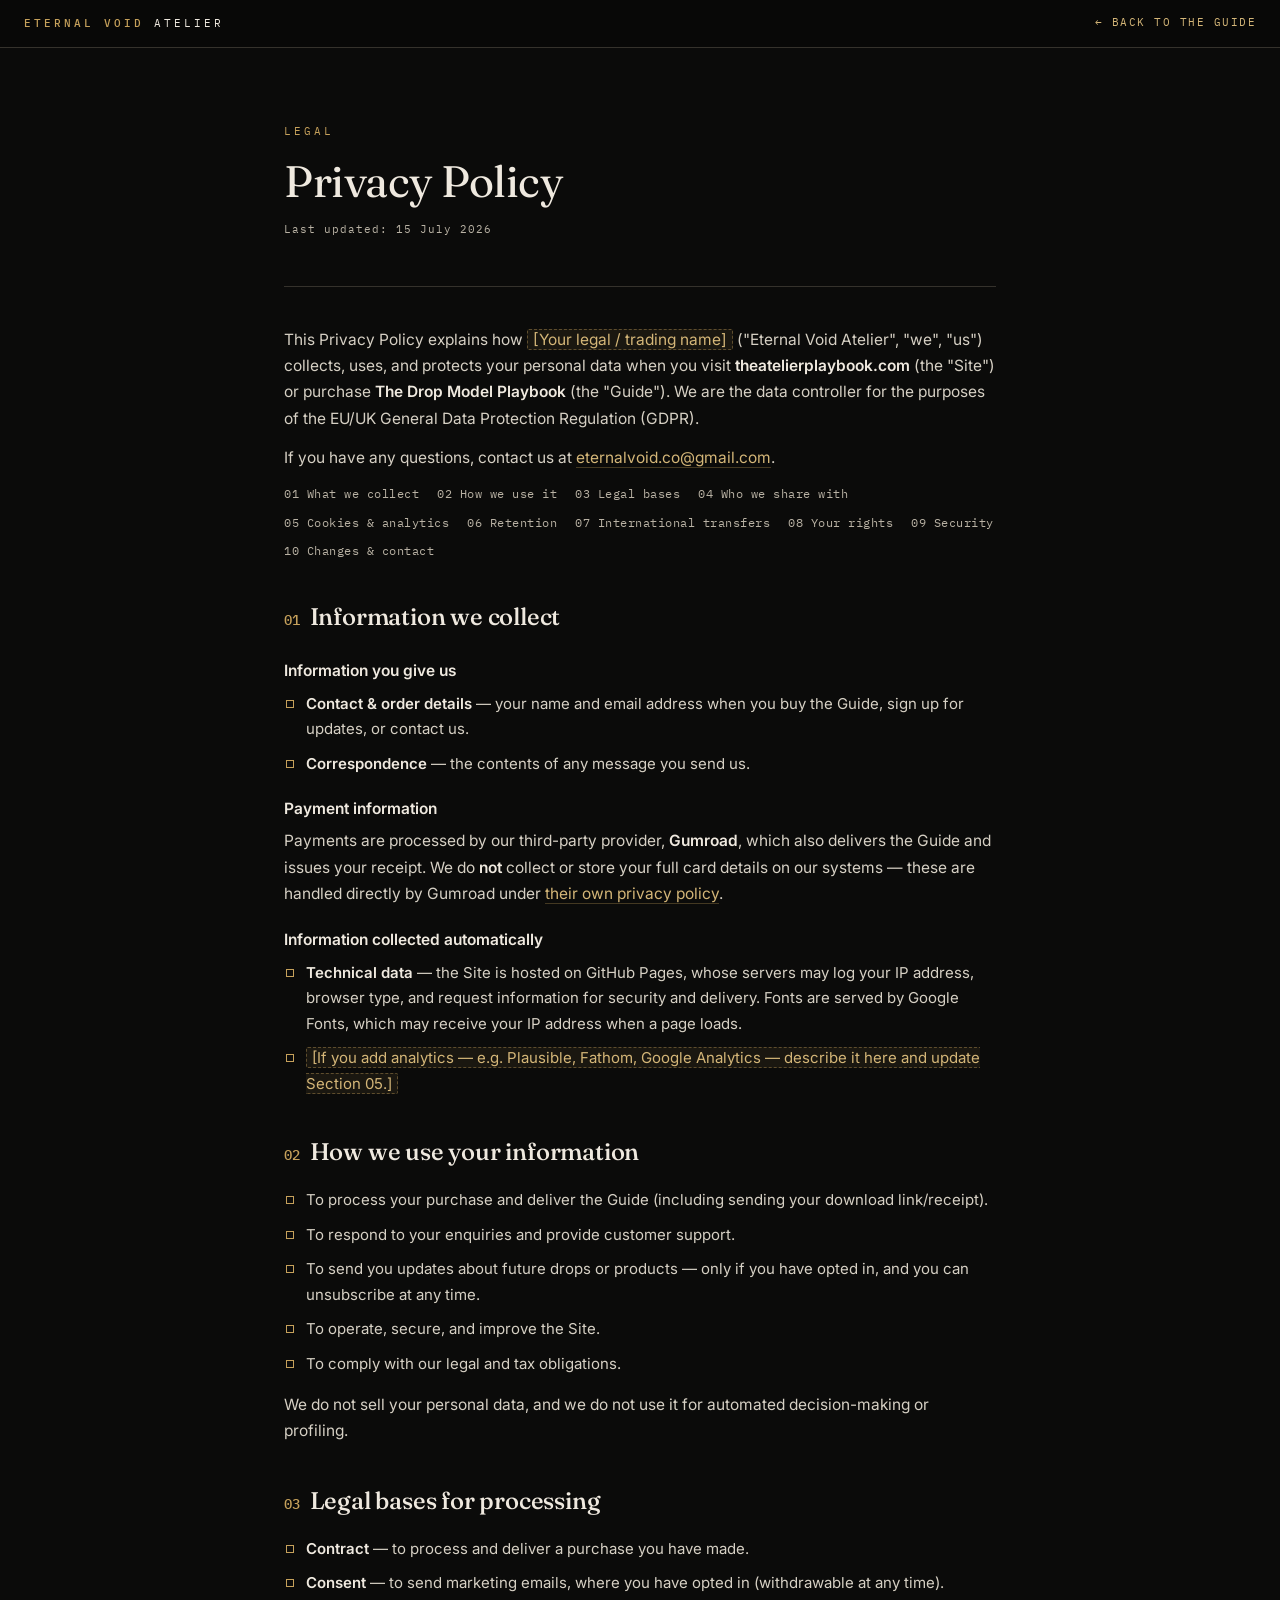
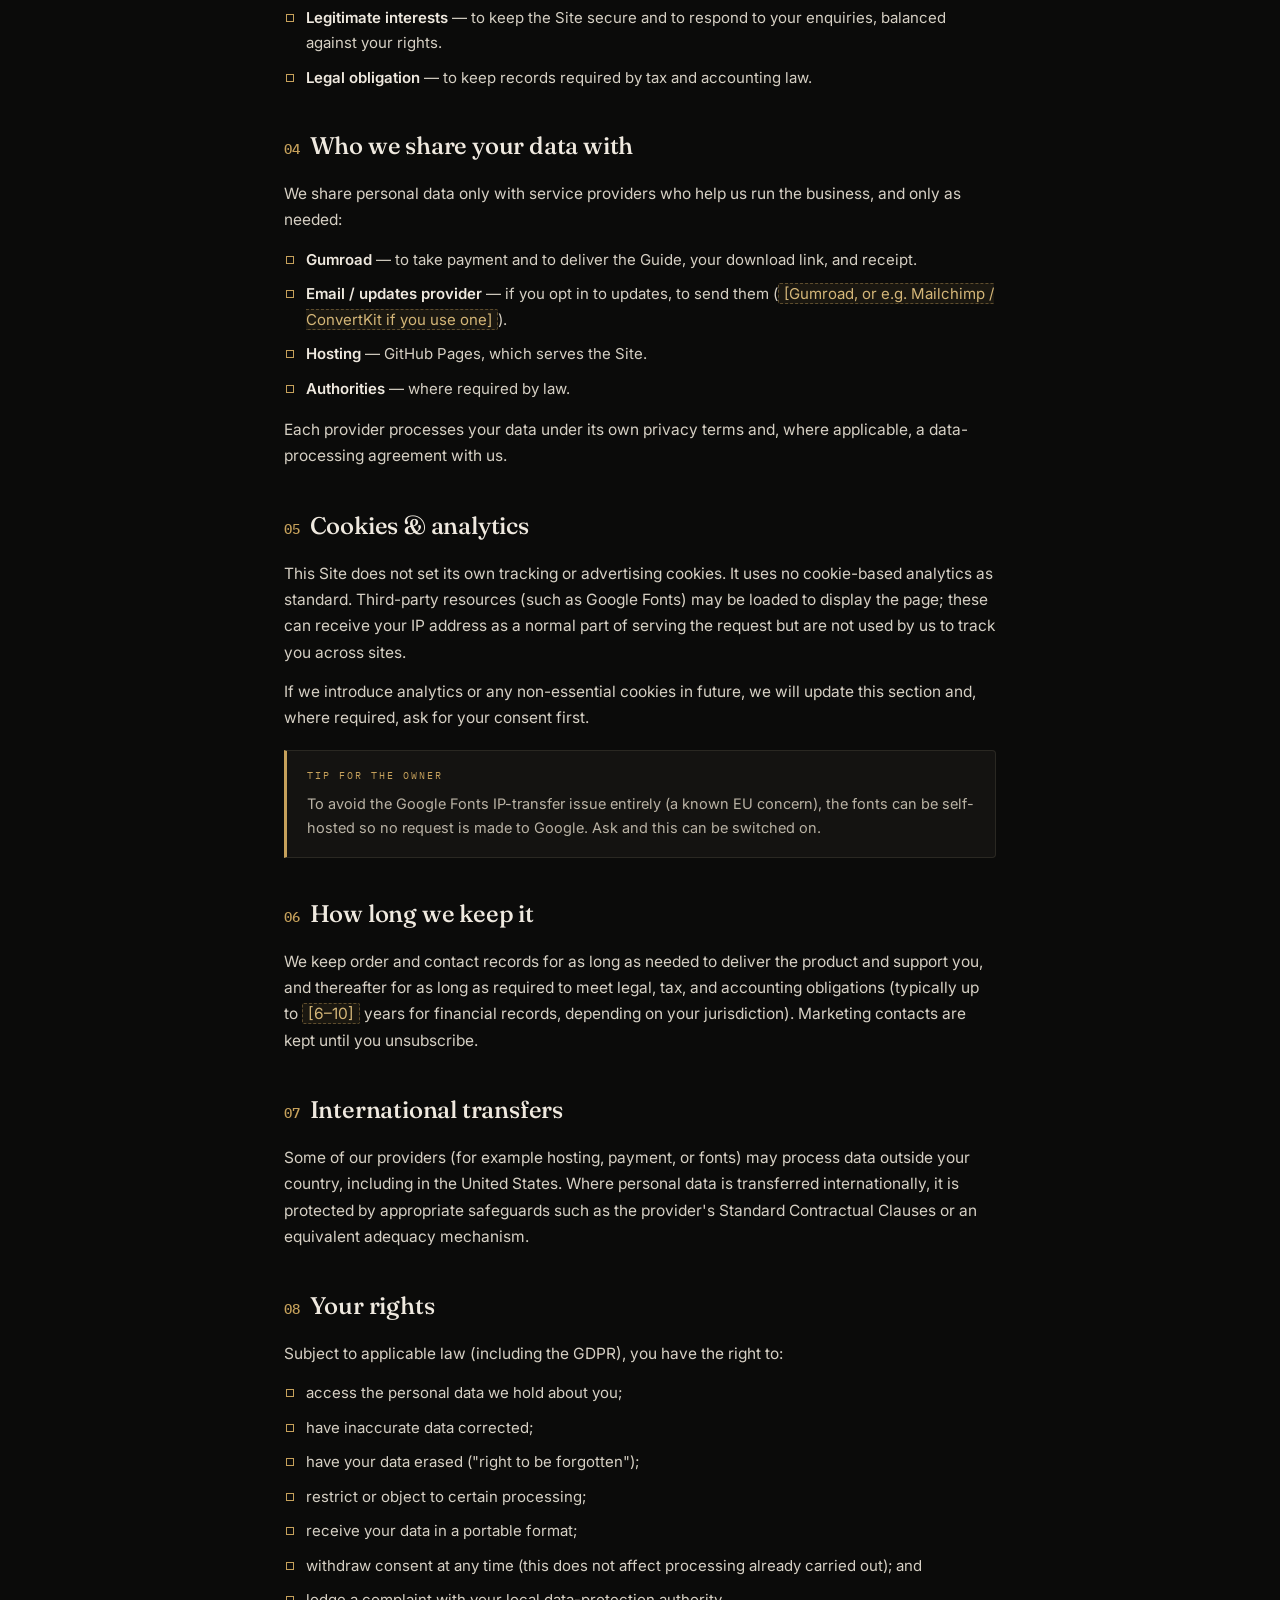
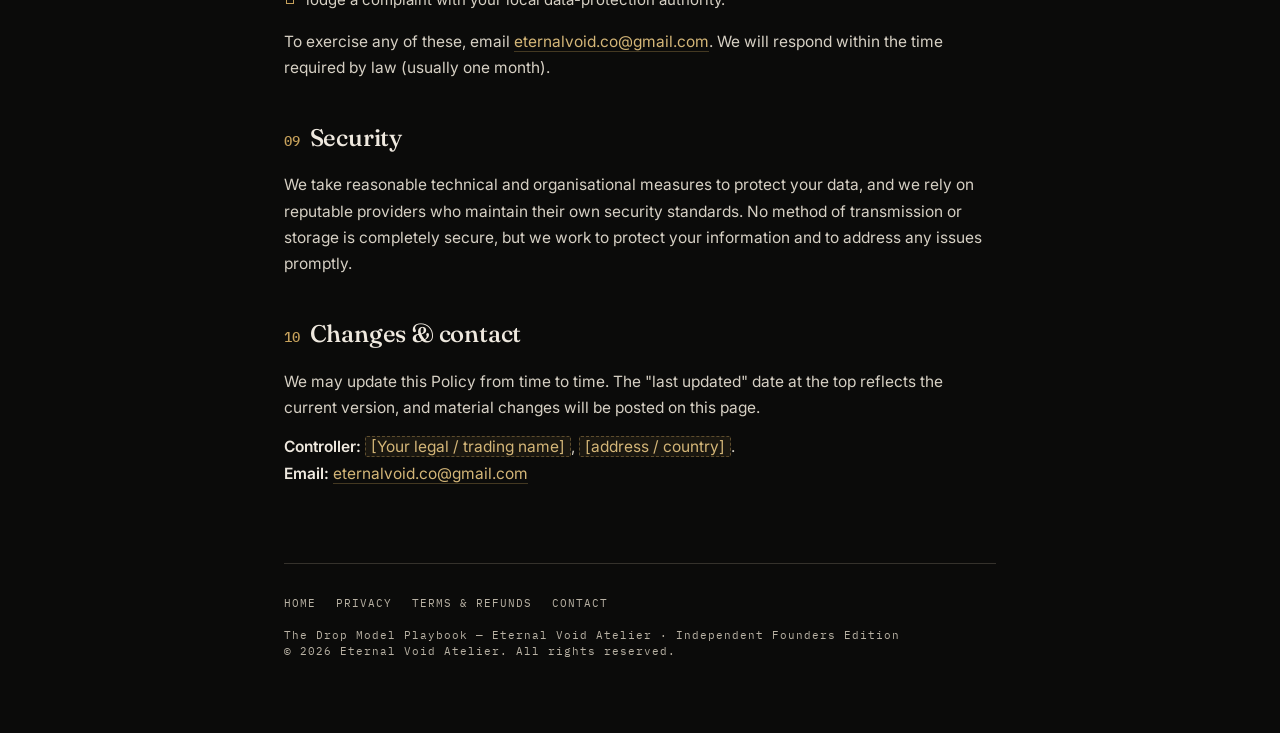
<file: privacy.html>
<!DOCTYPE html>
<html lang="en">
<head>
<meta charset="UTF-8">
<meta name="viewport" content="width=device-width, initial-scale=1.0, viewport-fit=cover">
<title>Privacy Policy — The Drop Model Playbook</title>
<meta name="description" content="How Eternal Void Atelier collects, uses, and protects your personal data when you use theatelierplaybook.com and buy The Drop Model Playbook.">
<meta name="theme-color" content="#0b0b0a">
<meta name="robots" content="index, follow">
<link rel="icon" href="/favicon.ico" sizes="any">
<link rel="icon" type="image/svg+xml" href="/favicon.svg">
<link rel="apple-touch-icon" href="/apple-touch-icon.png">
<link rel="preconnect" href="https://fonts.googleapis.com">
<link rel="preconnect" href="https://fonts.gstatic.com" crossorigin>
<link href="https://fonts.googleapis.com/css2?family=Fraunces:opsz,wght@9..144,300;9..144,400;9..144,500&family=Inter:wght@400;500;600&family=IBM+Plex+Mono:wght@400;500&display=swap" rel="stylesheet">
<link rel="stylesheet" href="/legal.css">
</head>
<body>

<div class="topbar">
  <a class="brand" href="/"><b>Eternal Void</b> Atelier</a>
  <a class="back" href="/">← Back to the guide</a>
</div>

<div class="wrap">
  <header class="legal-head">
    <div class="eyebrow">Legal</div>
    <h1>Privacy Policy</h1>
    <p class="updated">Last updated: 15 July 2026</p>
  </header>

  <main>
    <section>
      <p>This Privacy Policy explains how <span class="placeholder">[Your legal / trading name]</span> ("Eternal Void Atelier", "we", "us") collects, uses, and protects your personal data when you visit <strong>theatelierplaybook.com</strong> (the "Site") or purchase <strong>The Drop Model Playbook</strong> (the "Guide"). We are the data controller for the purposes of the EU/UK General Data Protection Regulation (GDPR).</p>
      <p>If you have any questions, contact us at <a href="mailto:eternalvoid.co@gmail.com">eternalvoid.co@gmail.com</a>.</p>
      <div class="toc-legal">
        <a href="#collect">01 What we collect</a>
        <a href="#use">02 How we use it</a>
        <a href="#basis">03 Legal bases</a>
        <a href="#share">04 Who we share with</a>
        <a href="#cookies">05 Cookies &amp; analytics</a>
        <a href="#retention">06 Retention</a>
        <a href="#transfers">07 International transfers</a>
        <a href="#rights">08 Your rights</a>
        <a href="#security">09 Security</a>
        <a href="#changes">10 Changes &amp; contact</a>
      </div>
    </section>

    <section id="collect">
      <h2><span class="n">01</span>Information we collect</h2>
      <h3>Information you give us</h3>
      <ul>
        <li><strong>Contact &amp; order details</strong> — your name and email address when you buy the Guide, sign up for updates, or contact us.</li>
        <li><strong>Correspondence</strong> — the contents of any message you send us.</li>
      </ul>
      <h3>Payment information</h3>
      <p>Payments are processed by our third-party provider, <strong>Gumroad</strong>, which also delivers the Guide and issues your receipt. We do <strong>not</strong> collect or store your full card details on our systems — these are handled directly by Gumroad under <a href="https://gumroad.com/privacy" target="_blank" rel="noopener">their own privacy policy</a>.</p>
      <h3>Information collected automatically</h3>
      <ul>
        <li><strong>Technical data</strong> — the Site is hosted on GitHub Pages, whose servers may log your IP address, browser type, and request information for security and delivery. Fonts are served by Google Fonts, which may receive your IP address when a page loads.</li>
        <li><span class="placeholder">[If you add analytics — e.g. Plausible, Fathom, Google Analytics — describe it here and update Section 05.]</span></li>
      </ul>
    </section>

    <section id="use">
      <h2><span class="n">02</span>How we use your information</h2>
      <ul>
        <li>To process your purchase and deliver the Guide (including sending your download link/receipt).</li>
        <li>To respond to your enquiries and provide customer support.</li>
        <li>To send you updates about future drops or products — only if you have opted in, and you can unsubscribe at any time.</li>
        <li>To operate, secure, and improve the Site.</li>
        <li>To comply with our legal and tax obligations.</li>
      </ul>
      <p>We do not sell your personal data, and we do not use it for automated decision-making or profiling.</p>
    </section>

    <section id="basis">
      <h2><span class="n">03</span>Legal bases for processing</h2>
      <ul>
        <li><strong>Contract</strong> — to process and deliver a purchase you have made.</li>
        <li><strong>Consent</strong> — to send marketing emails, where you have opted in (withdrawable at any time).</li>
        <li><strong>Legitimate interests</strong> — to keep the Site secure and to respond to your enquiries, balanced against your rights.</li>
        <li><strong>Legal obligation</strong> — to keep records required by tax and accounting law.</li>
      </ul>
    </section>

    <section id="share">
      <h2><span class="n">04</span>Who we share your data with</h2>
      <p>We share personal data only with service providers who help us run the business, and only as needed:</p>
      <ul>
        <li><strong>Gumroad</strong> — to take payment and to deliver the Guide, your download link, and receipt.</li>
        <li><strong>Email / updates provider</strong> — if you opt in to updates, to send them (<span class="placeholder">[Gumroad, or e.g. Mailchimp / ConvertKit if you use one]</span>).</li>
        <li><strong>Hosting</strong> — GitHub Pages, which serves the Site.</li>
        <li><strong>Authorities</strong> — where required by law.</li>
      </ul>
      <p>Each provider processes your data under its own privacy terms and, where applicable, a data-processing agreement with us.</p>
    </section>

    <section id="cookies">
      <h2><span class="n">05</span>Cookies &amp; analytics</h2>
      <p>This Site does not set its own tracking or advertising cookies. It uses no cookie-based analytics as standard. Third-party resources (such as Google Fonts) may be loaded to display the page; these can receive your IP address as a normal part of serving the request but are not used by us to track you across sites.</p>
      <p>If we introduce analytics or any non-essential cookies in future, we will update this section and, where required, ask for your consent first.</p>
      <div class="note">
        <span class="label">Tip for the owner</span>
        <p>To avoid the Google Fonts IP-transfer issue entirely (a known EU concern), the fonts can be self-hosted so no request is made to Google. Ask and this can be switched on.</p>
      </div>
    </section>

    <section id="retention">
      <h2><span class="n">06</span>How long we keep it</h2>
      <p>We keep order and contact records for as long as needed to deliver the product and support you, and thereafter for as long as required to meet legal, tax, and accounting obligations (typically up to <span class="placeholder">[6–10]</span> years for financial records, depending on your jurisdiction). Marketing contacts are kept until you unsubscribe.</p>
    </section>

    <section id="transfers">
      <h2><span class="n">07</span>International transfers</h2>
      <p>Some of our providers (for example hosting, payment, or fonts) may process data outside your country, including in the United States. Where personal data is transferred internationally, it is protected by appropriate safeguards such as the provider's Standard Contractual Clauses or an equivalent adequacy mechanism.</p>
    </section>

    <section id="rights">
      <h2><span class="n">08</span>Your rights</h2>
      <p>Subject to applicable law (including the GDPR), you have the right to:</p>
      <ul>
        <li>access the personal data we hold about you;</li>
        <li>have inaccurate data corrected;</li>
        <li>have your data erased ("right to be forgotten");</li>
        <li>restrict or object to certain processing;</li>
        <li>receive your data in a portable format;</li>
        <li>withdraw consent at any time (this does not affect processing already carried out); and</li>
        <li>lodge a complaint with your local data-protection authority.</li>
      </ul>
      <p>To exercise any of these, email <a href="mailto:eternalvoid.co@gmail.com">eternalvoid.co@gmail.com</a>. We will respond within the time required by law (usually one month).</p>
    </section>

    <section id="security">
      <h2><span class="n">09</span>Security</h2>
      <p>We take reasonable technical and organisational measures to protect your data, and we rely on reputable providers who maintain their own security standards. No method of transmission or storage is completely secure, but we work to protect your information and to address any issues promptly.</p>
    </section>

    <section id="changes">
      <h2><span class="n">10</span>Changes &amp; contact</h2>
      <p>We may update this Policy from time to time. The "last updated" date at the top reflects the current version, and material changes will be posted on this page.</p>
      <p><strong>Controller:</strong> <span class="placeholder">[Your legal / trading name]</span>, <span class="placeholder">[address / country]</span>.<br>
      <strong>Email:</strong> <a href="mailto:eternalvoid.co@gmail.com">eternalvoid.co@gmail.com</a></p>
    </section>
  </main>

  <footer>
    <div class="foot-links">
      <a href="/">Home</a>
      <a href="/privacy.html">Privacy</a>
      <a href="/terms.html">Terms &amp; Refunds</a>
      <a href="mailto:eternalvoid.co@gmail.com">Contact</a>
    </div>
    <p class="foot-note">The Drop Model Playbook — Eternal Void Atelier · Independent Founders Edition<br>© 2026 Eternal Void Atelier. All rights reserved.</p>
  </footer>
</div>

</body>
</html>
</file>
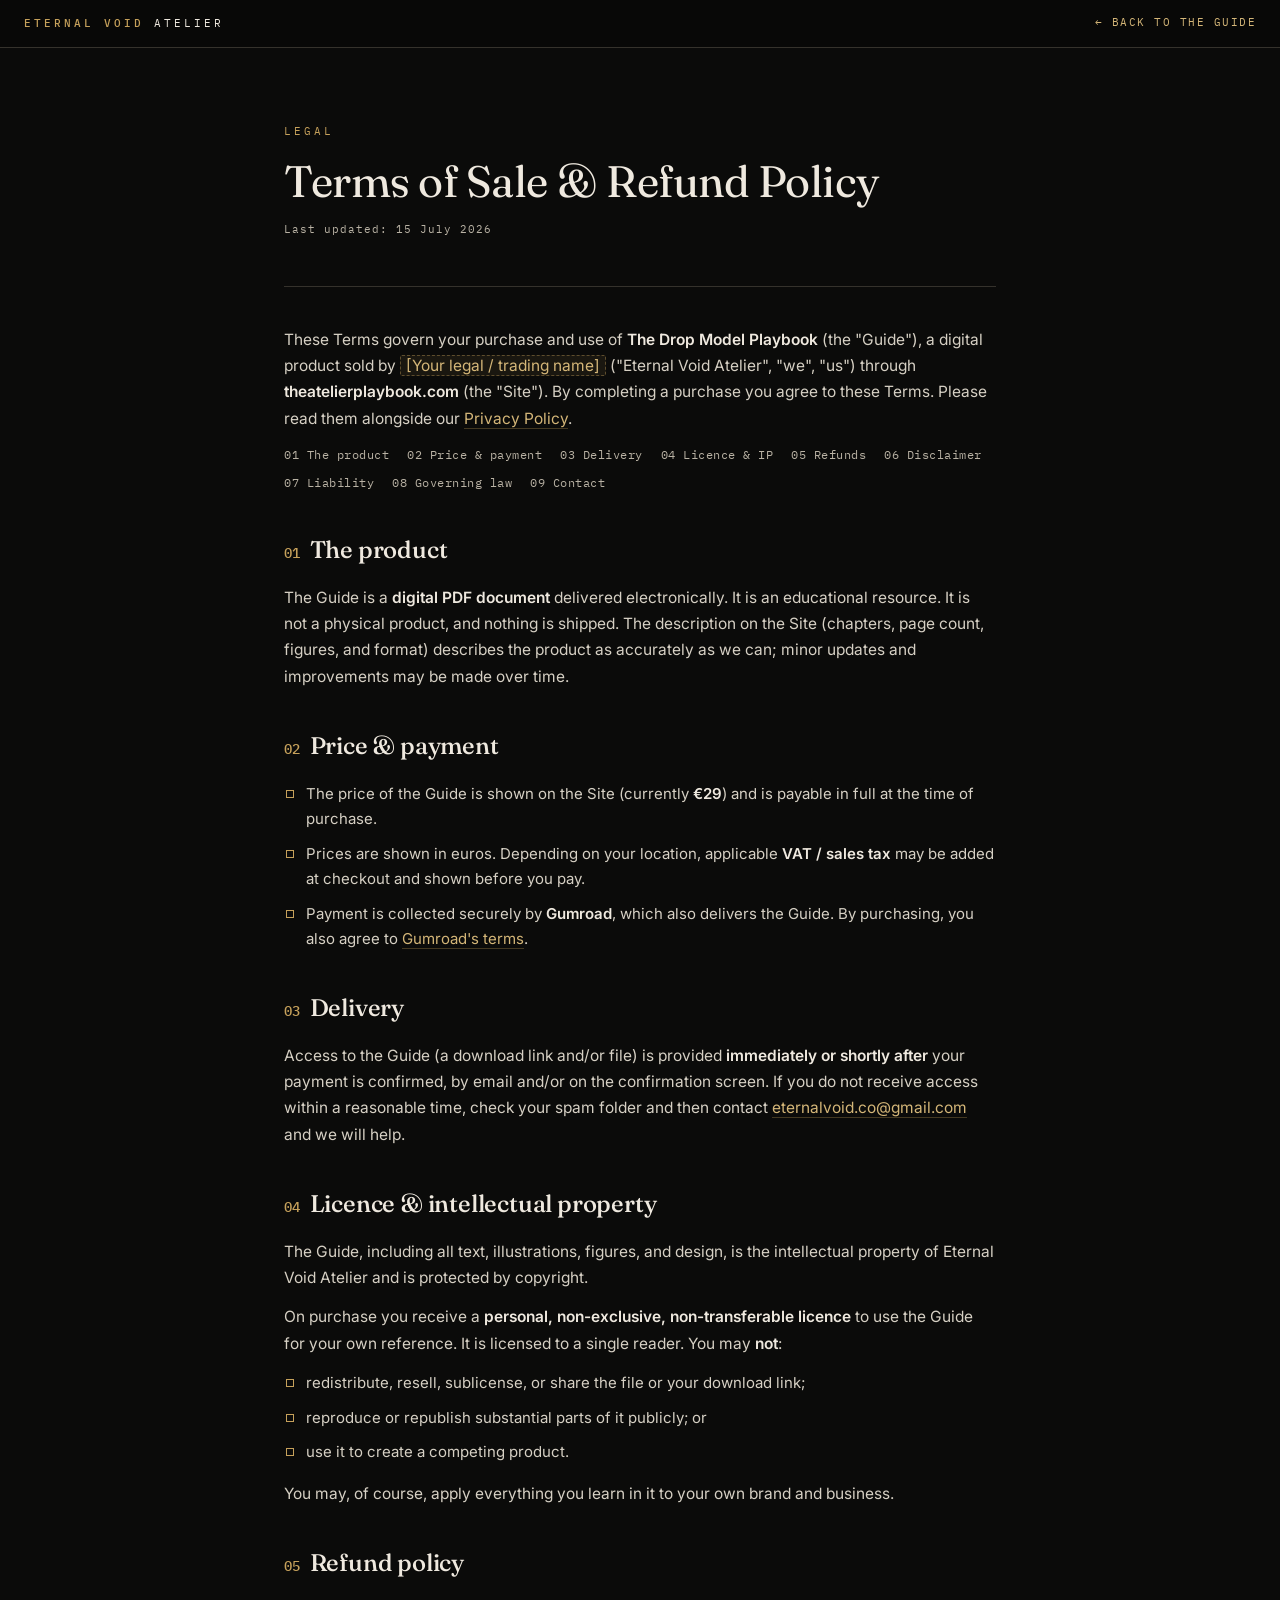
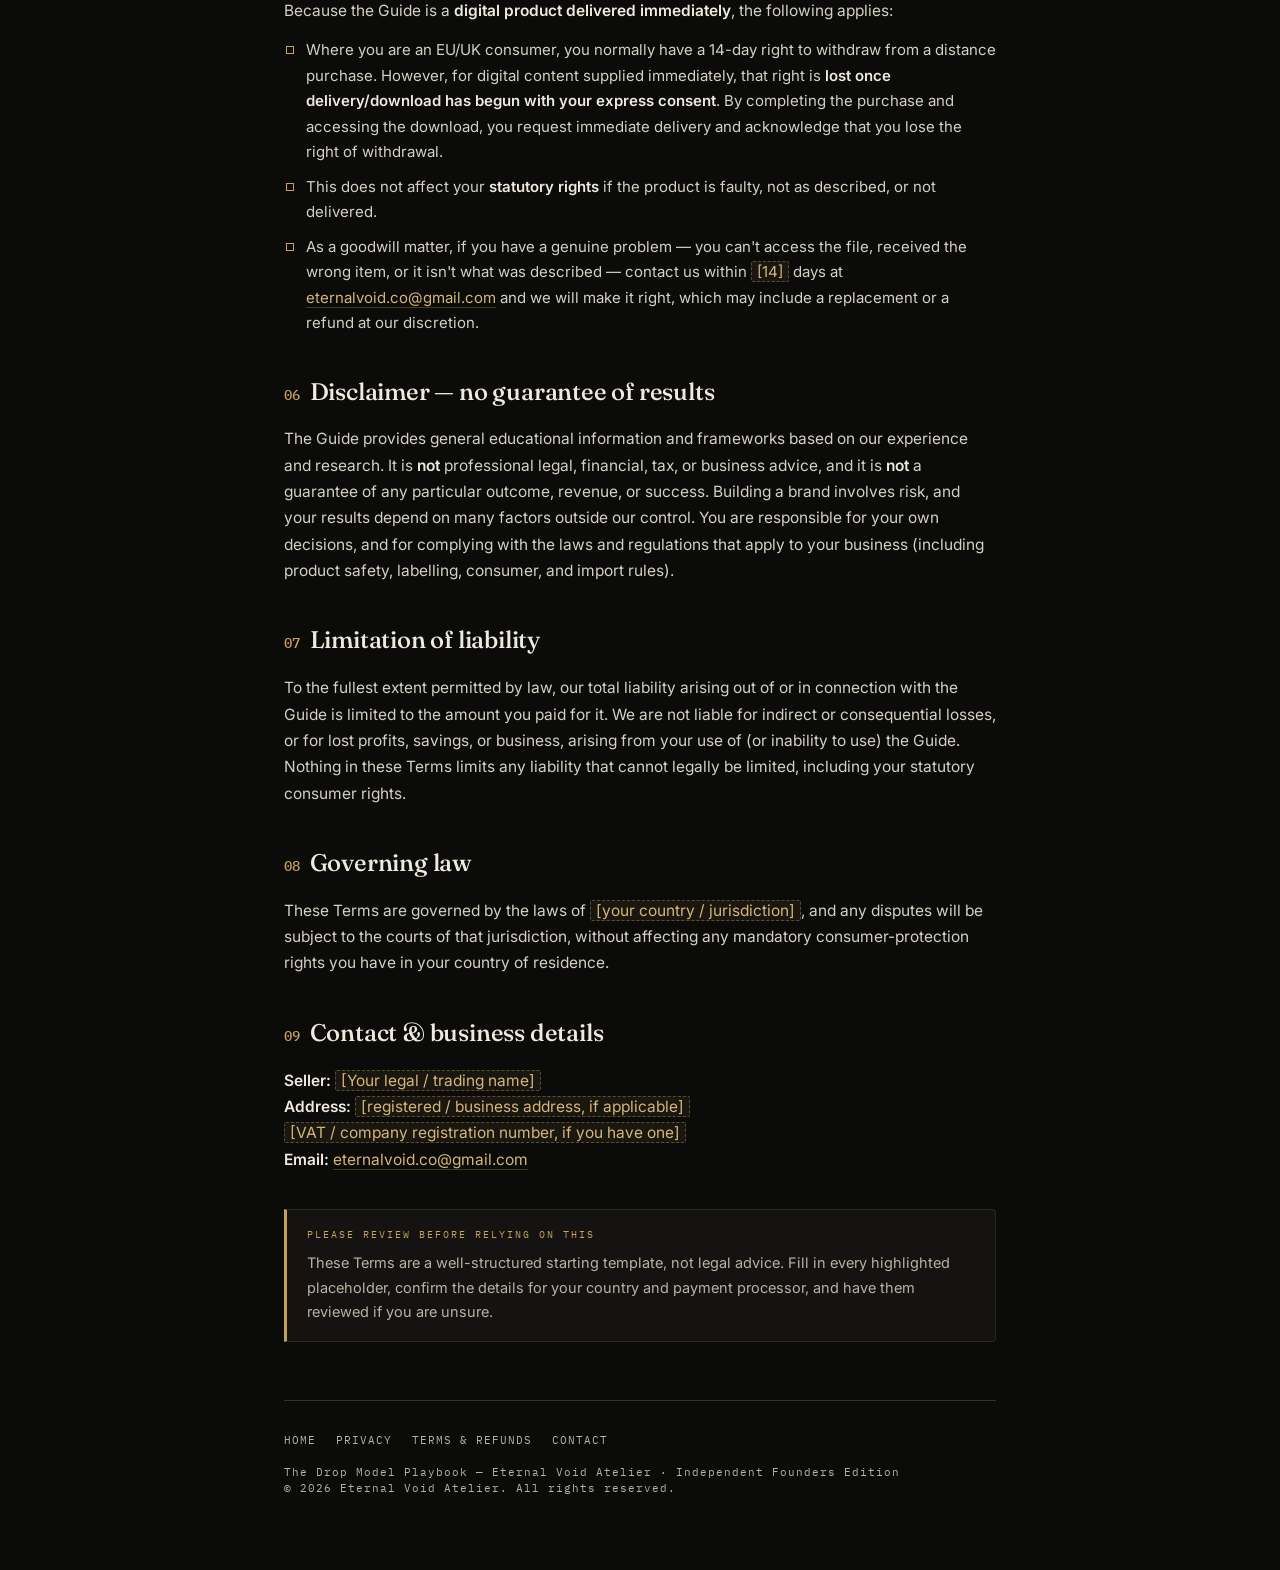
<file: terms.html>
<!DOCTYPE html>
<html lang="en">
<head>
<meta charset="UTF-8">
<meta name="viewport" content="width=device-width, initial-scale=1.0, viewport-fit=cover">
<title>Terms &amp; Refunds — The Drop Model Playbook</title>
<meta name="description" content="Terms of sale, licence, refund policy, and disclaimers for The Drop Model Playbook by Eternal Void Atelier.">
<meta name="theme-color" content="#0b0b0a">
<meta name="robots" content="index, follow">
<link rel="icon" href="/favicon.ico" sizes="any">
<link rel="icon" type="image/svg+xml" href="/favicon.svg">
<link rel="apple-touch-icon" href="/apple-touch-icon.png">
<link rel="preconnect" href="https://fonts.googleapis.com">
<link rel="preconnect" href="https://fonts.gstatic.com" crossorigin>
<link href="https://fonts.googleapis.com/css2?family=Fraunces:opsz,wght@9..144,300;9..144,400;9..144,500&family=Inter:wght@400;500;600&family=IBM+Plex+Mono:wght@400;500&display=swap" rel="stylesheet">
<link rel="stylesheet" href="/legal.css">
</head>
<body>

<div class="topbar">
  <a class="brand" href="/"><b>Eternal Void</b> Atelier</a>
  <a class="back" href="/">← Back to the guide</a>
</div>

<div class="wrap">
  <header class="legal-head">
    <div class="eyebrow">Legal</div>
    <h1>Terms of Sale &amp; Refund Policy</h1>
    <p class="updated">Last updated: 15 July 2026</p>
  </header>

  <main>
    <section>
      <p>These Terms govern your purchase and use of <strong>The Drop Model Playbook</strong> (the "Guide"), a digital product sold by <span class="placeholder">[Your legal / trading name]</span> ("Eternal Void Atelier", "we", "us") through <strong>theatelierplaybook.com</strong> (the "Site"). By completing a purchase you agree to these Terms. Please read them alongside our <a href="/privacy.html">Privacy Policy</a>.</p>
      <div class="toc-legal">
        <a href="#product">01 The product</a>
        <a href="#price">02 Price &amp; payment</a>
        <a href="#delivery">03 Delivery</a>
        <a href="#licence">04 Licence &amp; IP</a>
        <a href="#refunds">05 Refunds</a>
        <a href="#disclaimer">06 Disclaimer</a>
        <a href="#liability">07 Liability</a>
        <a href="#law">08 Governing law</a>
        <a href="#contact">09 Contact</a>
      </div>
    </section>

    <section id="product">
      <h2><span class="n">01</span>The product</h2>
      <p>The Guide is a <strong>digital PDF document</strong> delivered electronically. It is an educational resource. It is not a physical product, and nothing is shipped. The description on the Site (chapters, page count, figures, and format) describes the product as accurately as we can; minor updates and improvements may be made over time.</p>
    </section>

    <section id="price">
      <h2><span class="n">02</span>Price &amp; payment</h2>
      <ul>
        <li>The price of the Guide is shown on the Site (currently <strong>€29</strong>) and is payable in full at the time of purchase.</li>
        <li>Prices are shown in euros. Depending on your location, applicable <strong>VAT / sales tax</strong> may be added at checkout and shown before you pay.</li>
        <li>Payment is collected securely by <strong>Gumroad</strong>, which also delivers the Guide. By purchasing, you also agree to <a href="https://gumroad.com/terms" target="_blank" rel="noopener">Gumroad's terms</a>.</li>
      </ul>
    </section>

    <section id="delivery">
      <h2><span class="n">03</span>Delivery</h2>
      <p>Access to the Guide (a download link and/or file) is provided <strong>immediately or shortly after</strong> your payment is confirmed, by email and/or on the confirmation screen. If you do not receive access within a reasonable time, check your spam folder and then contact <a href="mailto:eternalvoid.co@gmail.com">eternalvoid.co@gmail.com</a> and we will help.</p>
    </section>

    <section id="licence">
      <h2><span class="n">04</span>Licence &amp; intellectual property</h2>
      <p>The Guide, including all text, illustrations, figures, and design, is the intellectual property of Eternal Void Atelier and is protected by copyright.</p>
      <p>On purchase you receive a <strong>personal, non-exclusive, non-transferable licence</strong> to use the Guide for your own reference. It is licensed to a single reader. You may <strong>not</strong>:</p>
      <ul>
        <li>redistribute, resell, sublicense, or share the file or your download link;</li>
        <li>reproduce or republish substantial parts of it publicly; or</li>
        <li>use it to create a competing product.</li>
      </ul>
      <p>You may, of course, apply everything you learn in it to your own brand and business.</p>
    </section>

    <section id="refunds">
      <h2><span class="n">05</span>Refund policy</h2>
      <p>Because the Guide is a <strong>digital product delivered immediately</strong>, the following applies:</p>
      <ul>
        <li>Where you are an EU/UK consumer, you normally have a 14-day right to withdraw from a distance purchase. However, for digital content supplied immediately, that right is <strong>lost once delivery/download has begun with your express consent</strong>. By completing the purchase and accessing the download, you request immediate delivery and acknowledge that you lose the right of withdrawal.</li>
        <li>This does not affect your <strong>statutory rights</strong> if the product is faulty, not as described, or not delivered.</li>
        <li>As a goodwill matter, if you have a genuine problem — you can't access the file, received the wrong item, or it isn't what was described — contact us within <span class="placeholder">[14]</span> days at <a href="mailto:eternalvoid.co@gmail.com">eternalvoid.co@gmail.com</a> and we will make it right, which may include a replacement or a refund at our discretion.</li>
      </ul>
    </section>

    <section id="disclaimer">
      <h2><span class="n">06</span>Disclaimer — no guarantee of results</h2>
      <p>The Guide provides general educational information and frameworks based on our experience and research. It is <strong>not</strong> professional legal, financial, tax, or business advice, and it is <strong>not</strong> a guarantee of any particular outcome, revenue, or success. Building a brand involves risk, and your results depend on many factors outside our control. You are responsible for your own decisions, and for complying with the laws and regulations that apply to your business (including product safety, labelling, consumer, and import rules).</p>
    </section>

    <section id="liability">
      <h2><span class="n">07</span>Limitation of liability</h2>
      <p>To the fullest extent permitted by law, our total liability arising out of or in connection with the Guide is limited to the amount you paid for it. We are not liable for indirect or consequential losses, or for lost profits, savings, or business, arising from your use of (or inability to use) the Guide. Nothing in these Terms limits any liability that cannot legally be limited, including your statutory consumer rights.</p>
    </section>

    <section id="law">
      <h2><span class="n">08</span>Governing law</h2>
      <p>These Terms are governed by the laws of <span class="placeholder">[your country / jurisdiction]</span>, and any disputes will be subject to the courts of that jurisdiction, without affecting any mandatory consumer-protection rights you have in your country of residence.</p>
    </section>

    <section id="contact">
      <h2><span class="n">09</span>Contact &amp; business details</h2>
      <p><strong>Seller:</strong> <span class="placeholder">[Your legal / trading name]</span><br>
      <strong>Address:</strong> <span class="placeholder">[registered / business address, if applicable]</span><br>
      <span class="placeholder">[VAT / company registration number, if you have one]</span><br>
      <strong>Email:</strong> <a href="mailto:eternalvoid.co@gmail.com">eternalvoid.co@gmail.com</a></p>
    </section>

    <div class="note">
      <span class="label">Please review before relying on this</span>
      <p>These Terms are a well-structured starting template, not legal advice. Fill in every highlighted placeholder, confirm the details for your country and payment processor, and have them reviewed if you are unsure.</p>
    </div>
  </main>

  <footer>
    <div class="foot-links">
      <a href="/">Home</a>
      <a href="/privacy.html">Privacy</a>
      <a href="/terms.html">Terms &amp; Refunds</a>
      <a href="mailto:eternalvoid.co@gmail.com">Contact</a>
    </div>
    <p class="foot-note">The Drop Model Playbook — Eternal Void Atelier · Independent Founders Edition<br>© 2026 Eternal Void Atelier. All rights reserved.</p>
  </footer>
</div>

</body>
</html>
</file>
<file: legal.css>
/* Shared styling for Eternal Void Atelier legal pages */
:root {
  --ink: #0b0b0a; --ink-2: #100f0d;
  --paper: #efe9df; --paper-dim: #b9b2a4;
  --gold: #c6a15b; --gold-soft: #d4b678; --gold-dim: #8a7145;
  --card: #141311; --card-line: #2a2822; --hair: #35322c;
}
* { box-sizing: border-box; margin: 0; padding: 0; }
html { -webkit-text-size-adjust: 100%; scroll-behavior: smooth; }
body {
  background: var(--ink); color: var(--paper);
  font-family: 'Inter', -apple-system, BlinkMacSystemFont, sans-serif;
  line-height: 1.7; -webkit-font-smoothing: antialiased;
}
a { color: var(--gold-soft); text-decoration: none; border-bottom: 1px solid rgba(198,161,91,0.3); transition: color 0.2s ease, border-color 0.2s ease; }
a:hover { color: var(--paper); border-color: var(--gold-soft); }
.wrap { max-width: 760px; margin: 0 auto; padding: 0 24px; }

.topbar {
  position: sticky; top: 0; z-index: 50;
  display: flex; align-items: center; justify-content: space-between;
  padding: 14px max(24px, env(safe-area-inset-right,0)) 14px max(24px, env(safe-area-inset-left,0));
  background: rgba(9,9,8,0.92); backdrop-filter: blur(8px); -webkit-backdrop-filter: blur(8px);
  border-bottom: 1px solid var(--hair);
}
.brand { font-family: 'IBM Plex Mono', monospace; font-size: 11px; letter-spacing: 3px; text-transform: uppercase; color: var(--paper); border: none; }
.brand b { color: var(--gold); font-weight: 500; }
.back { font-family: 'IBM Plex Mono', monospace; font-size: 10.5px; letter-spacing: 1.5px; text-transform: uppercase; border: none; }

header.legal-head { padding: 74px 0 34px; border-bottom: 1px solid var(--hair); }
.eyebrow { font-family: 'IBM Plex Mono', monospace; font-size: 11px; letter-spacing: 3px; text-transform: uppercase; color: var(--gold); }
h1 { font-family: 'Fraunces', serif; font-weight: 400; font-size: clamp(30px, 7vw, 44px); line-height: 1.08; letter-spacing: -0.5px; margin: 18px 0 14px; }
.updated { font-family: 'IBM Plex Mono', monospace; font-size: 11px; letter-spacing: 1px; color: var(--paper-dim); }

main { padding: 40px 0 20px; }
main section { margin-bottom: 36px; }
h2 { font-family: 'Fraunces', serif; font-weight: 500; font-size: clamp(20px, 4.5vw, 24px); margin: 6px 0 14px; letter-spacing: -0.2px; }
h2 .n { font-family: 'IBM Plex Mono', monospace; font-size: 14px; color: var(--gold); margin-right: 10px; font-weight: 500; }
h3 { font-family: 'Inter', sans-serif; font-weight: 600; font-size: 15.5px; margin: 20px 0 6px; color: var(--paper); }
p { color: #d6d0c4; font-size: 15.5px; margin: 0 0 13px; }
ul, ol { margin: 4px 0 16px; padding-left: 0; list-style: none; }
li { color: #d6d0c4; font-size: 15px; margin: 0 0 9px; padding-left: 22px; position: relative; }
ul li::before { content: ""; position: absolute; left: 2px; top: 9px; width: 6px; height: 6px; border: 1px solid var(--gold); }
ol { counter-reset: li; }
ol li::before { counter-increment: li; content: counter(li) "."; position: absolute; left: 0; top: 0; font-family: 'IBM Plex Mono', monospace; font-size: 12px; color: var(--gold); }
strong { color: var(--paper); font-weight: 600; }

.placeholder { color: var(--gold-soft); background: rgba(198,161,91,0.08); border: 1px dashed rgba(198,161,91,0.4); padding: 0 5px; border-radius: 2px; font-style: normal; }

.note {
  background: var(--card); border: 1px solid var(--card-line); border-left: 3px solid var(--gold);
  padding: 16px 20px; margin: 18px 0; border-radius: 0 4px 4px 0;
}
.note .label { font-family: 'IBM Plex Mono', monospace; font-size: 10px; letter-spacing: 2px; text-transform: uppercase; color: var(--gold); display: block; margin-bottom: 8px; }
.note p { margin-bottom: 0; font-size: 14.5px; color: var(--paper-dim); }

.toc-legal { display: flex; flex-wrap: wrap; gap: 8px 18px; margin: 4px 0 8px; }
.toc-legal a { font-family: 'IBM Plex Mono', monospace; font-size: 12px; letter-spacing: 0.5px; border: none; color: var(--paper-dim); }
.toc-legal a:hover { color: var(--gold-soft); }

footer { border-top: 1px solid var(--hair); padding: 30px 0 calc(60px + env(safe-area-inset-bottom,0)); margin-top: 20px; }
.foot-links { display: flex; flex-wrap: wrap; gap: 8px 20px; margin-bottom: 14px; }
.foot-links a { font-family: 'IBM Plex Mono', monospace; font-size: 11px; letter-spacing: 1px; text-transform: uppercase; border: none; color: var(--paper-dim); }
.foot-links a:hover { color: var(--gold-soft); }
.foot-note { font-family: 'IBM Plex Mono', monospace; font-size: 10.5px; letter-spacing: 1px; color: var(--paper-dim); line-height: 1.6; }
</file>
